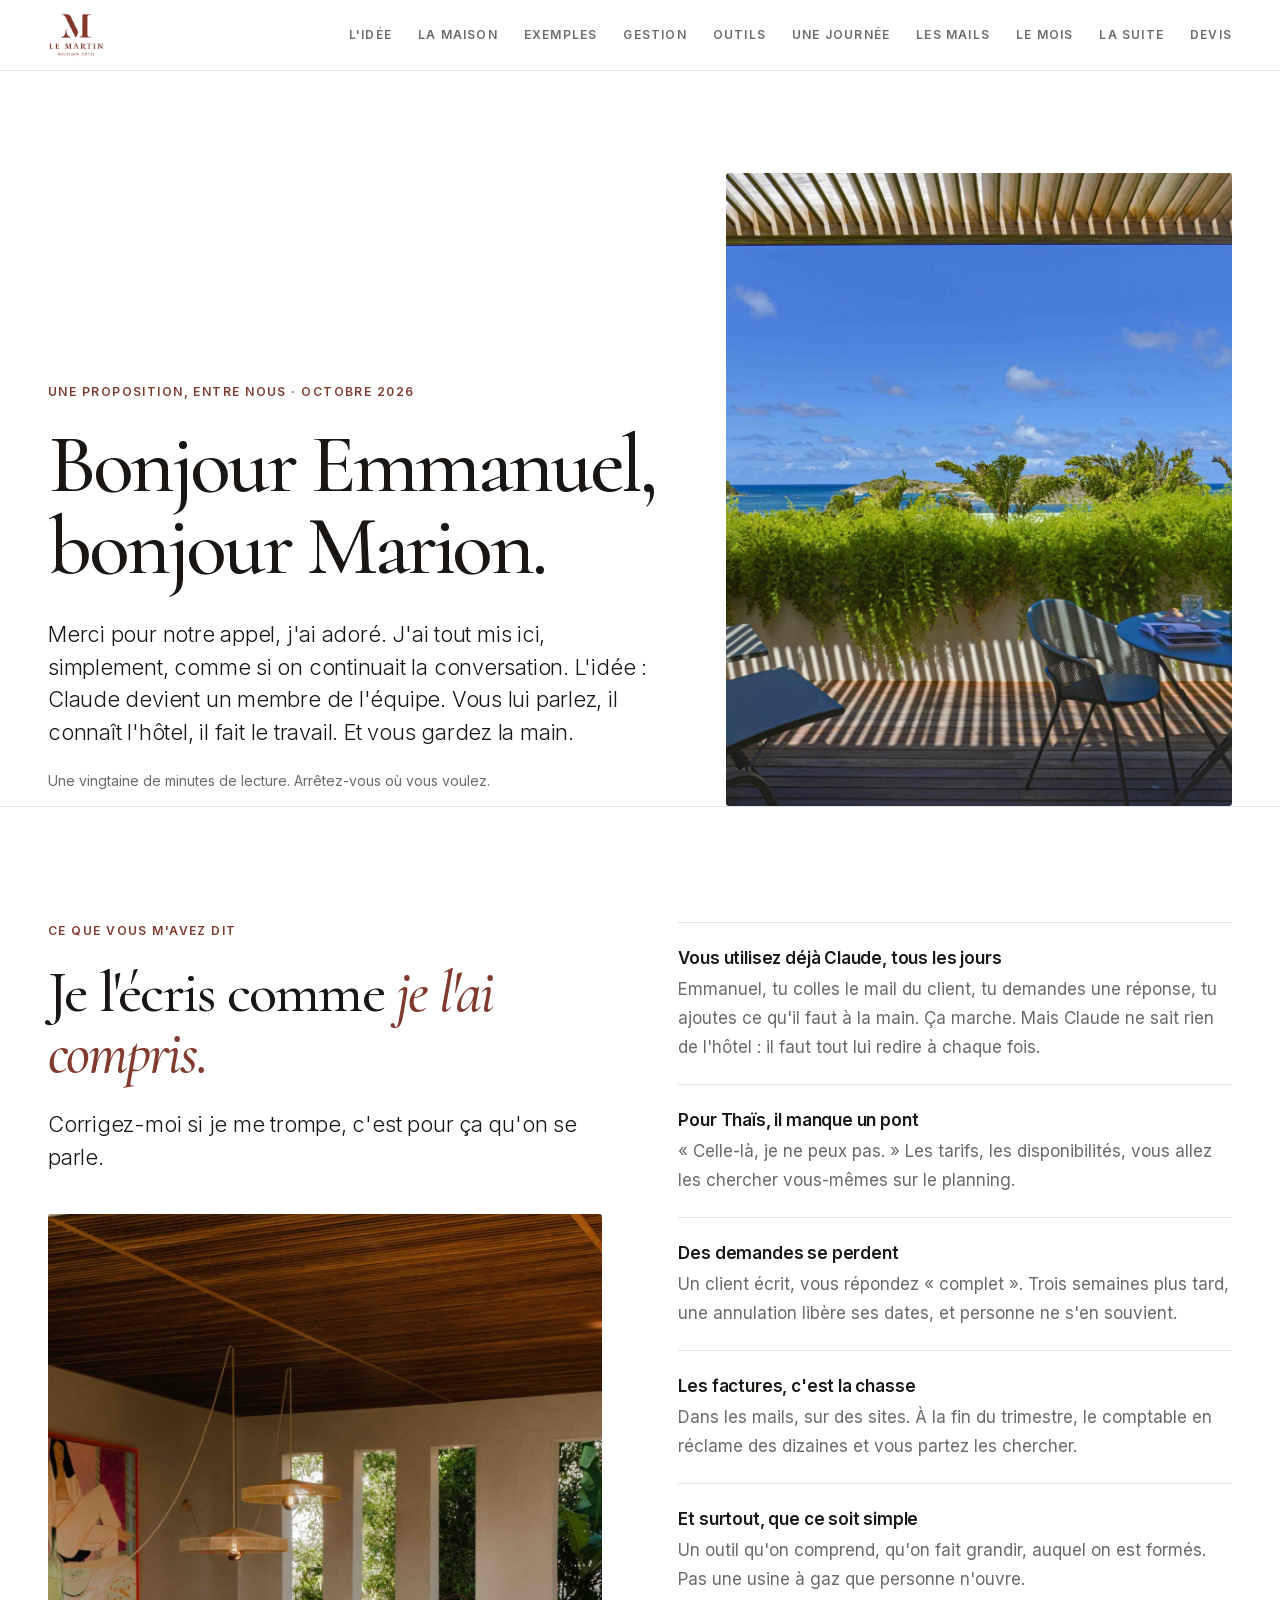
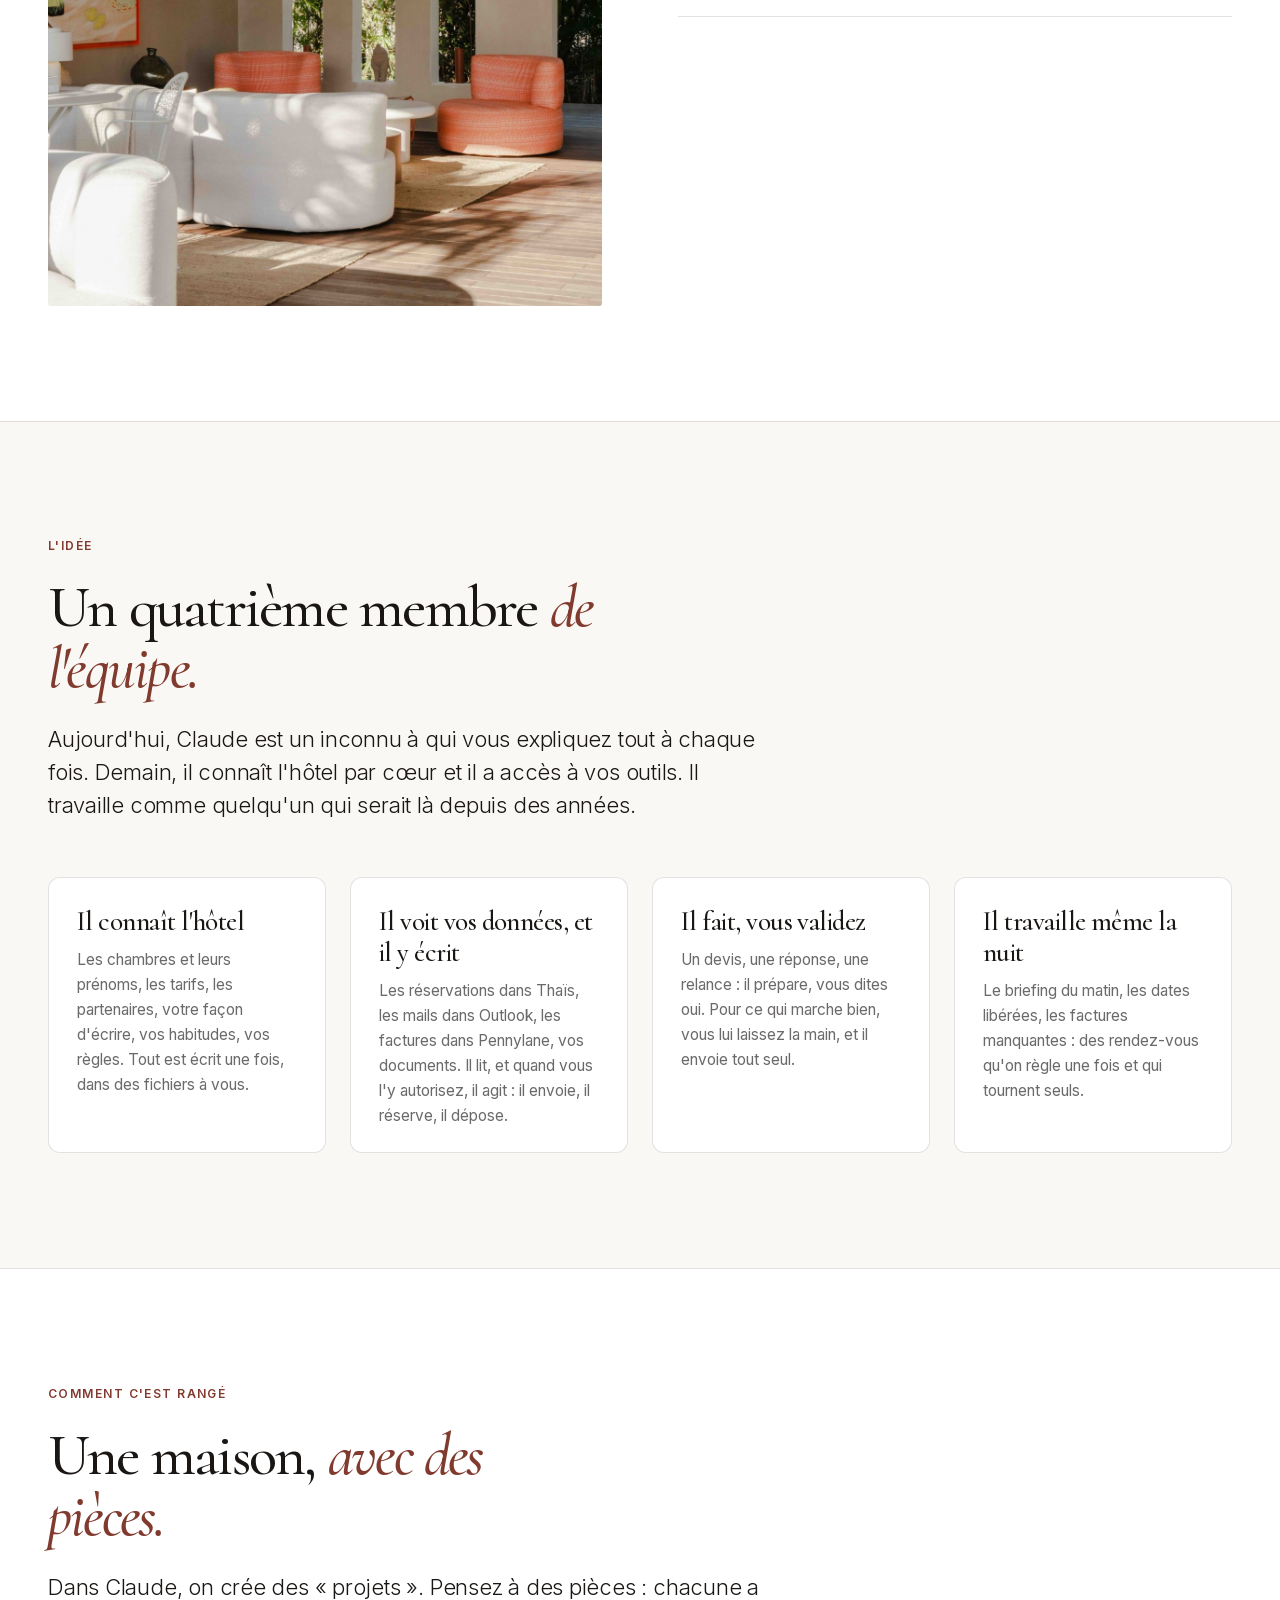
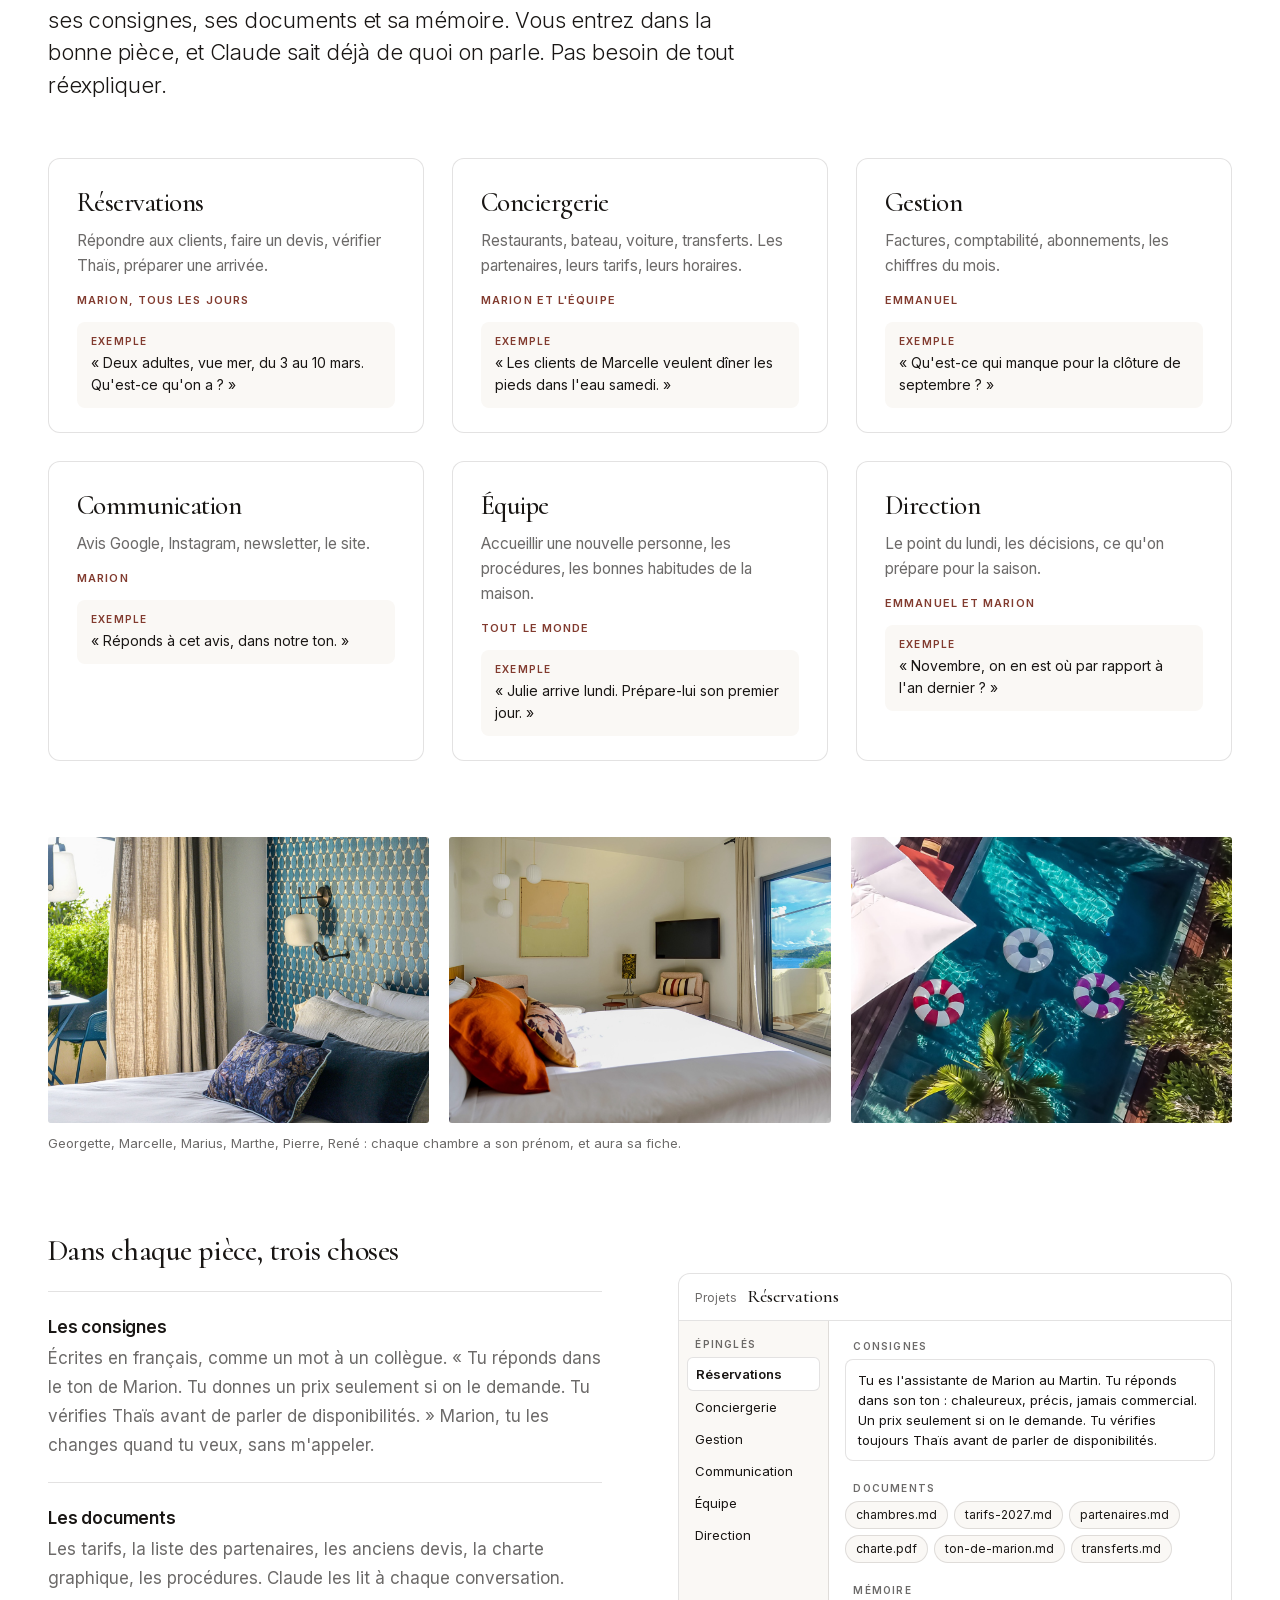
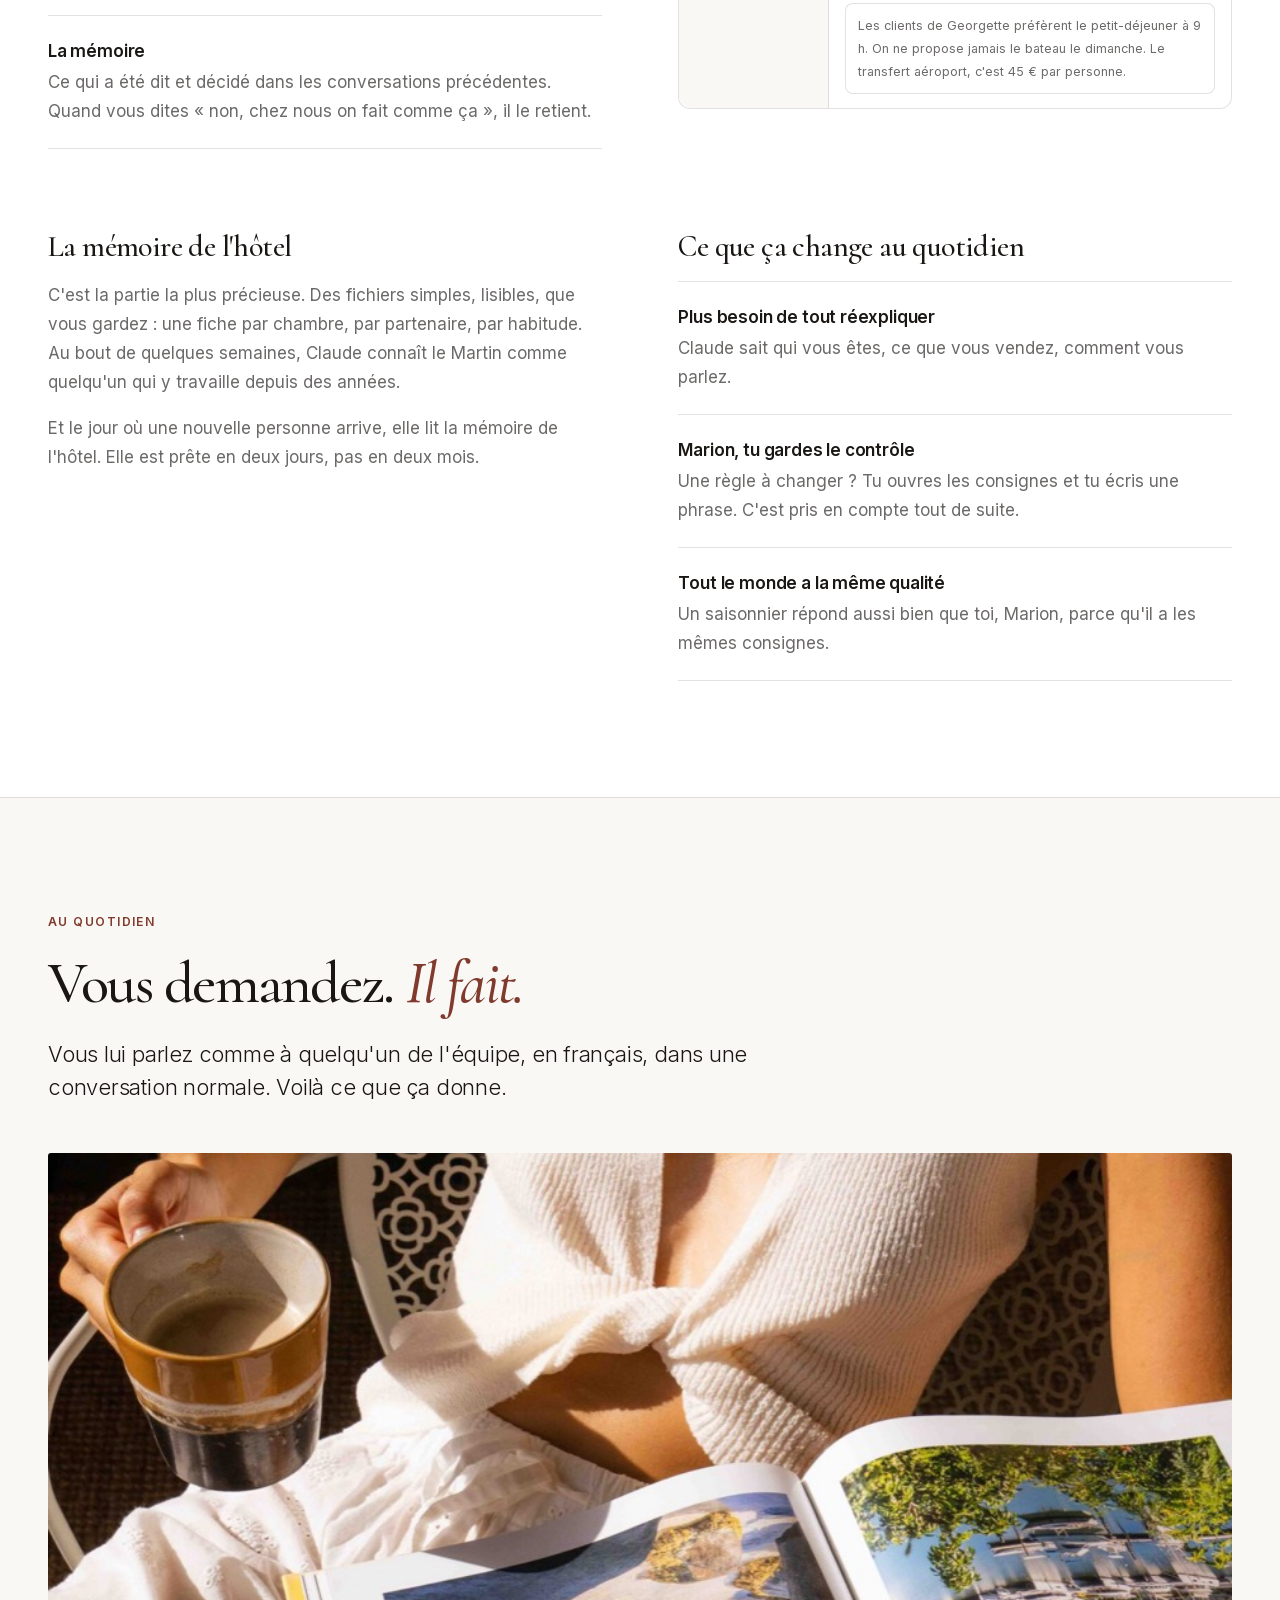
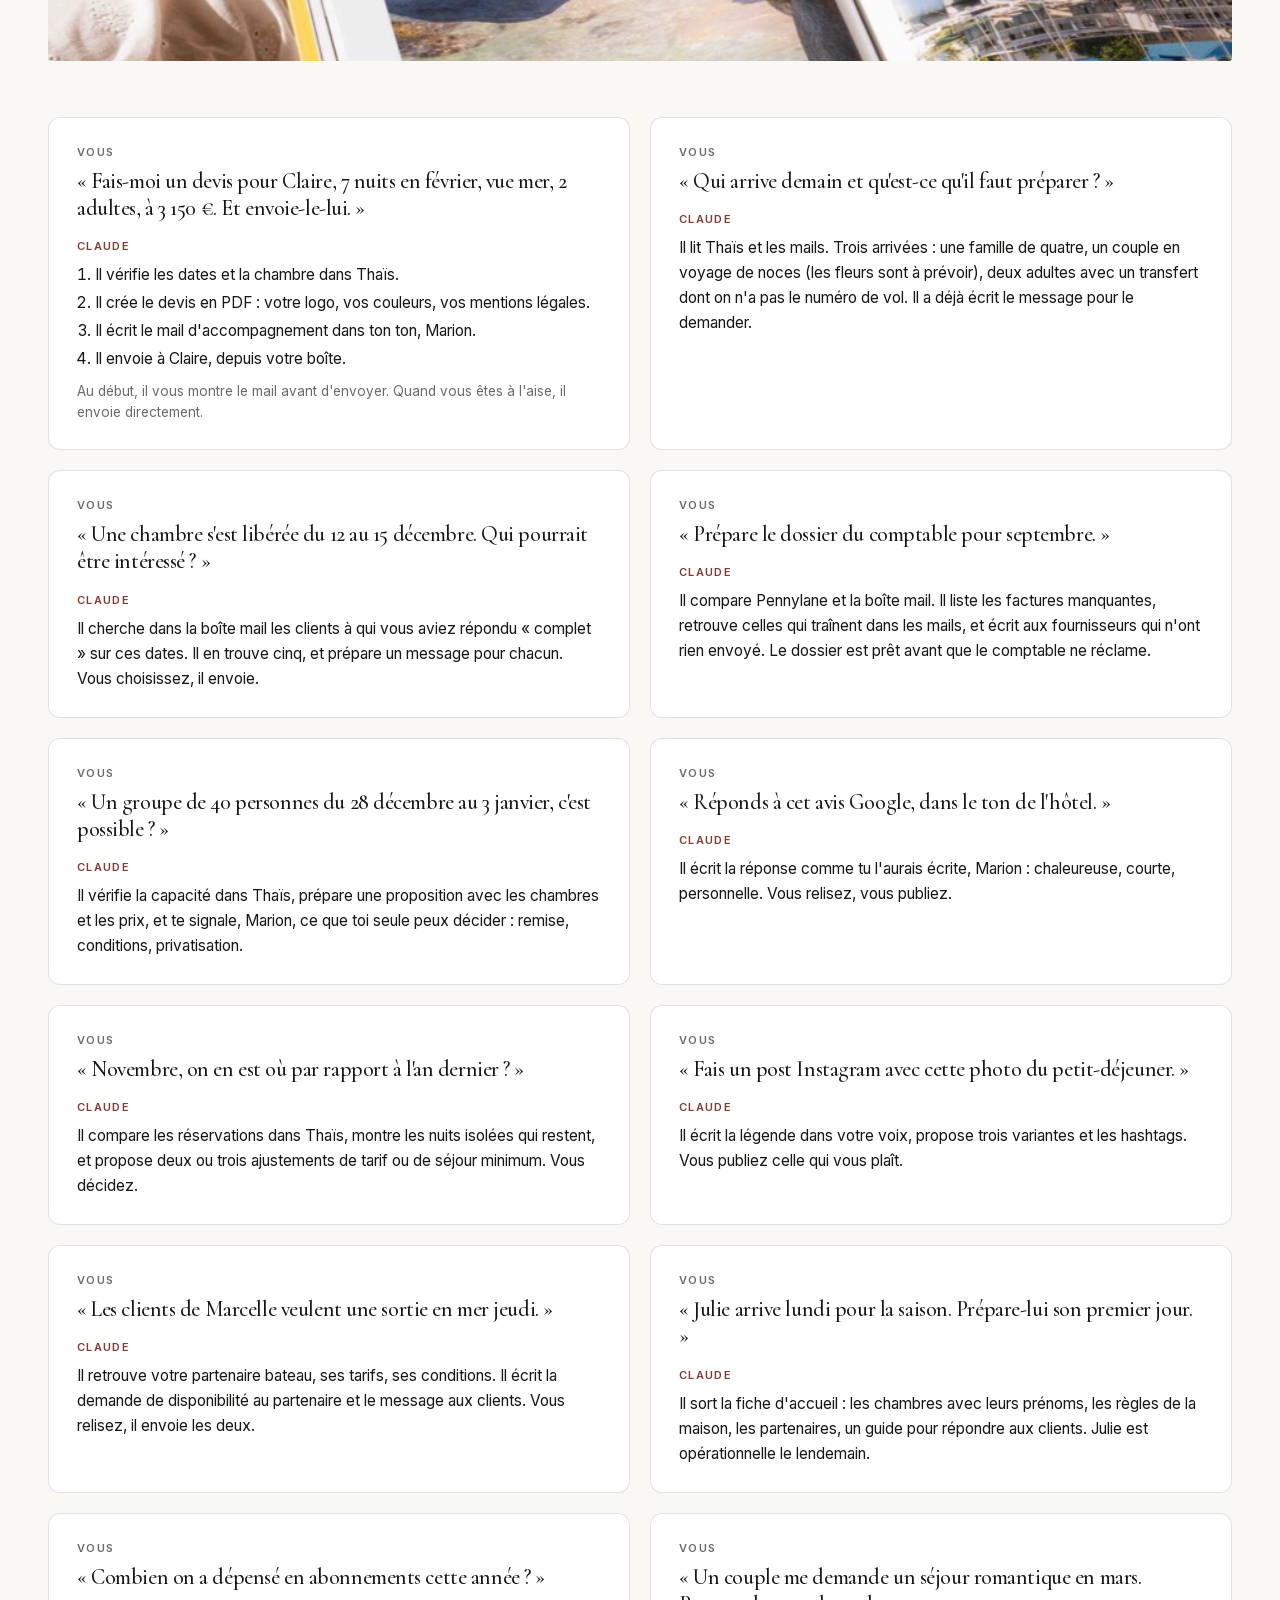
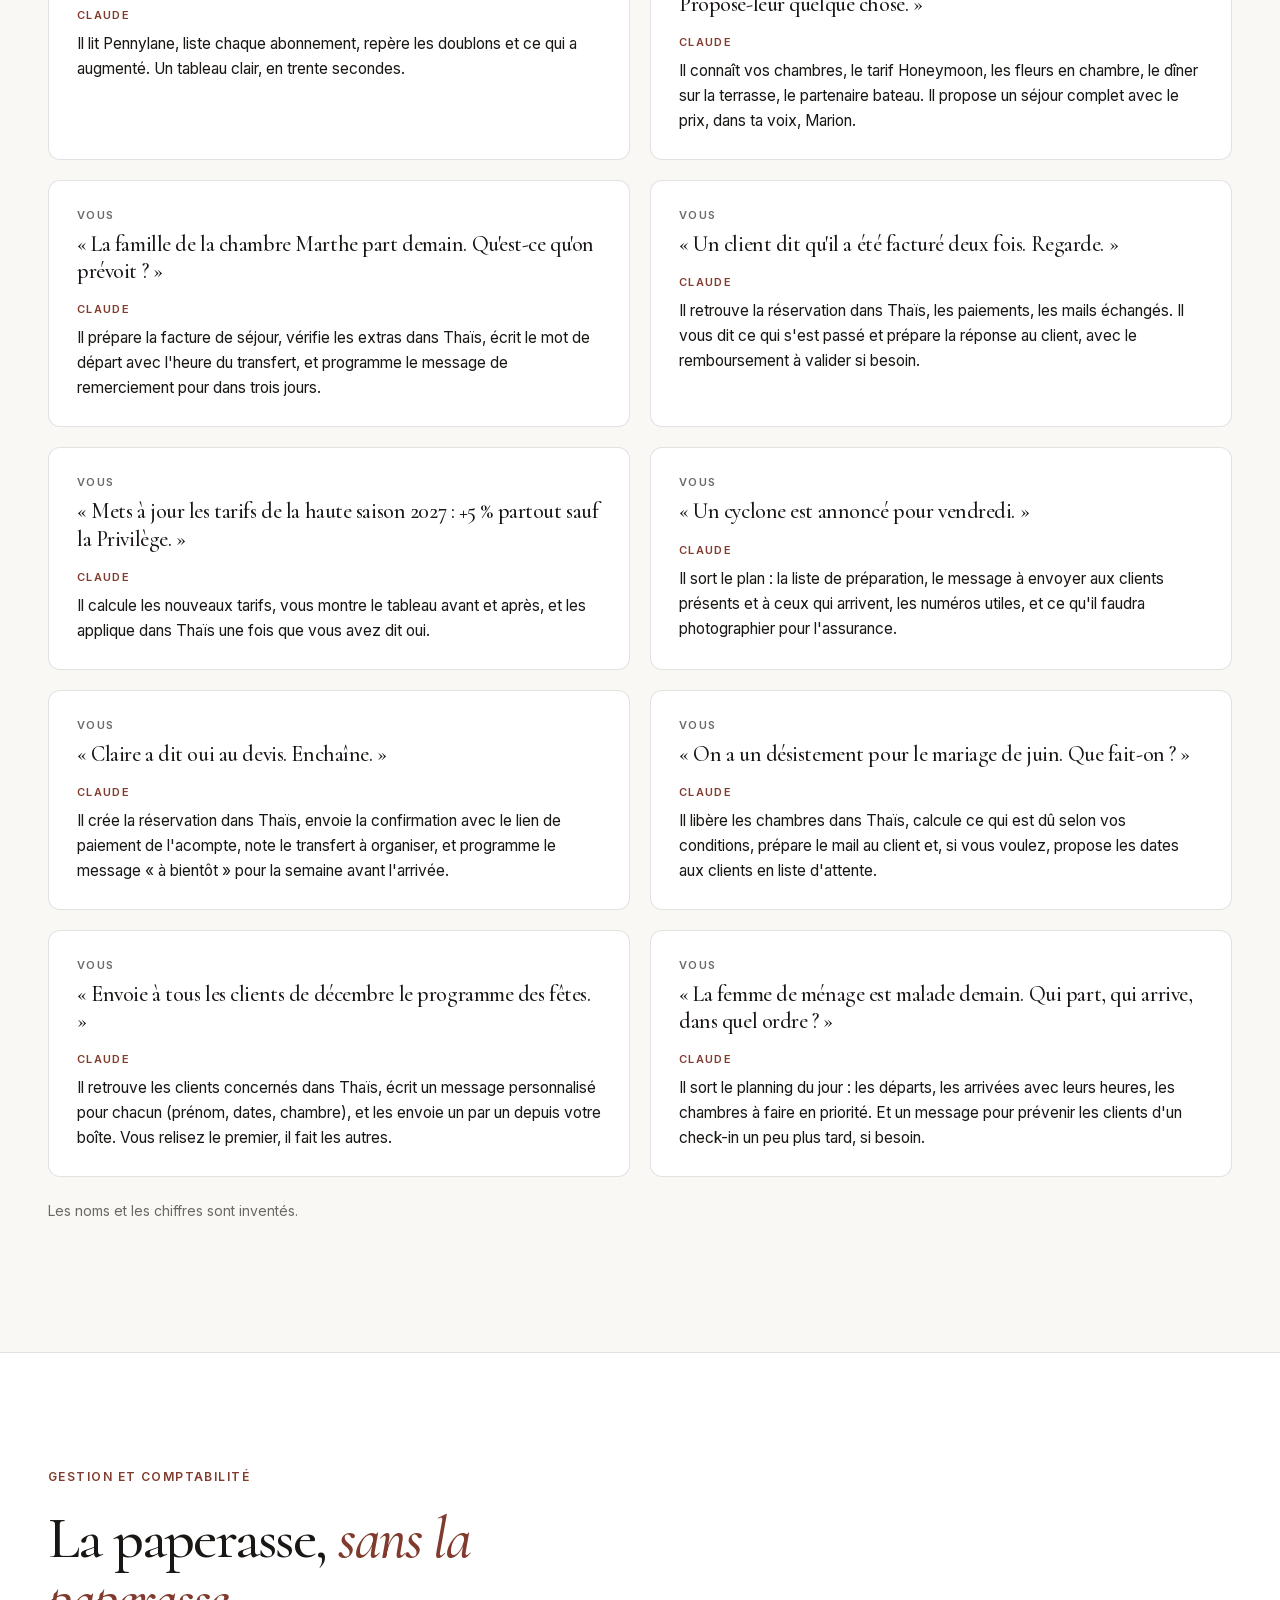
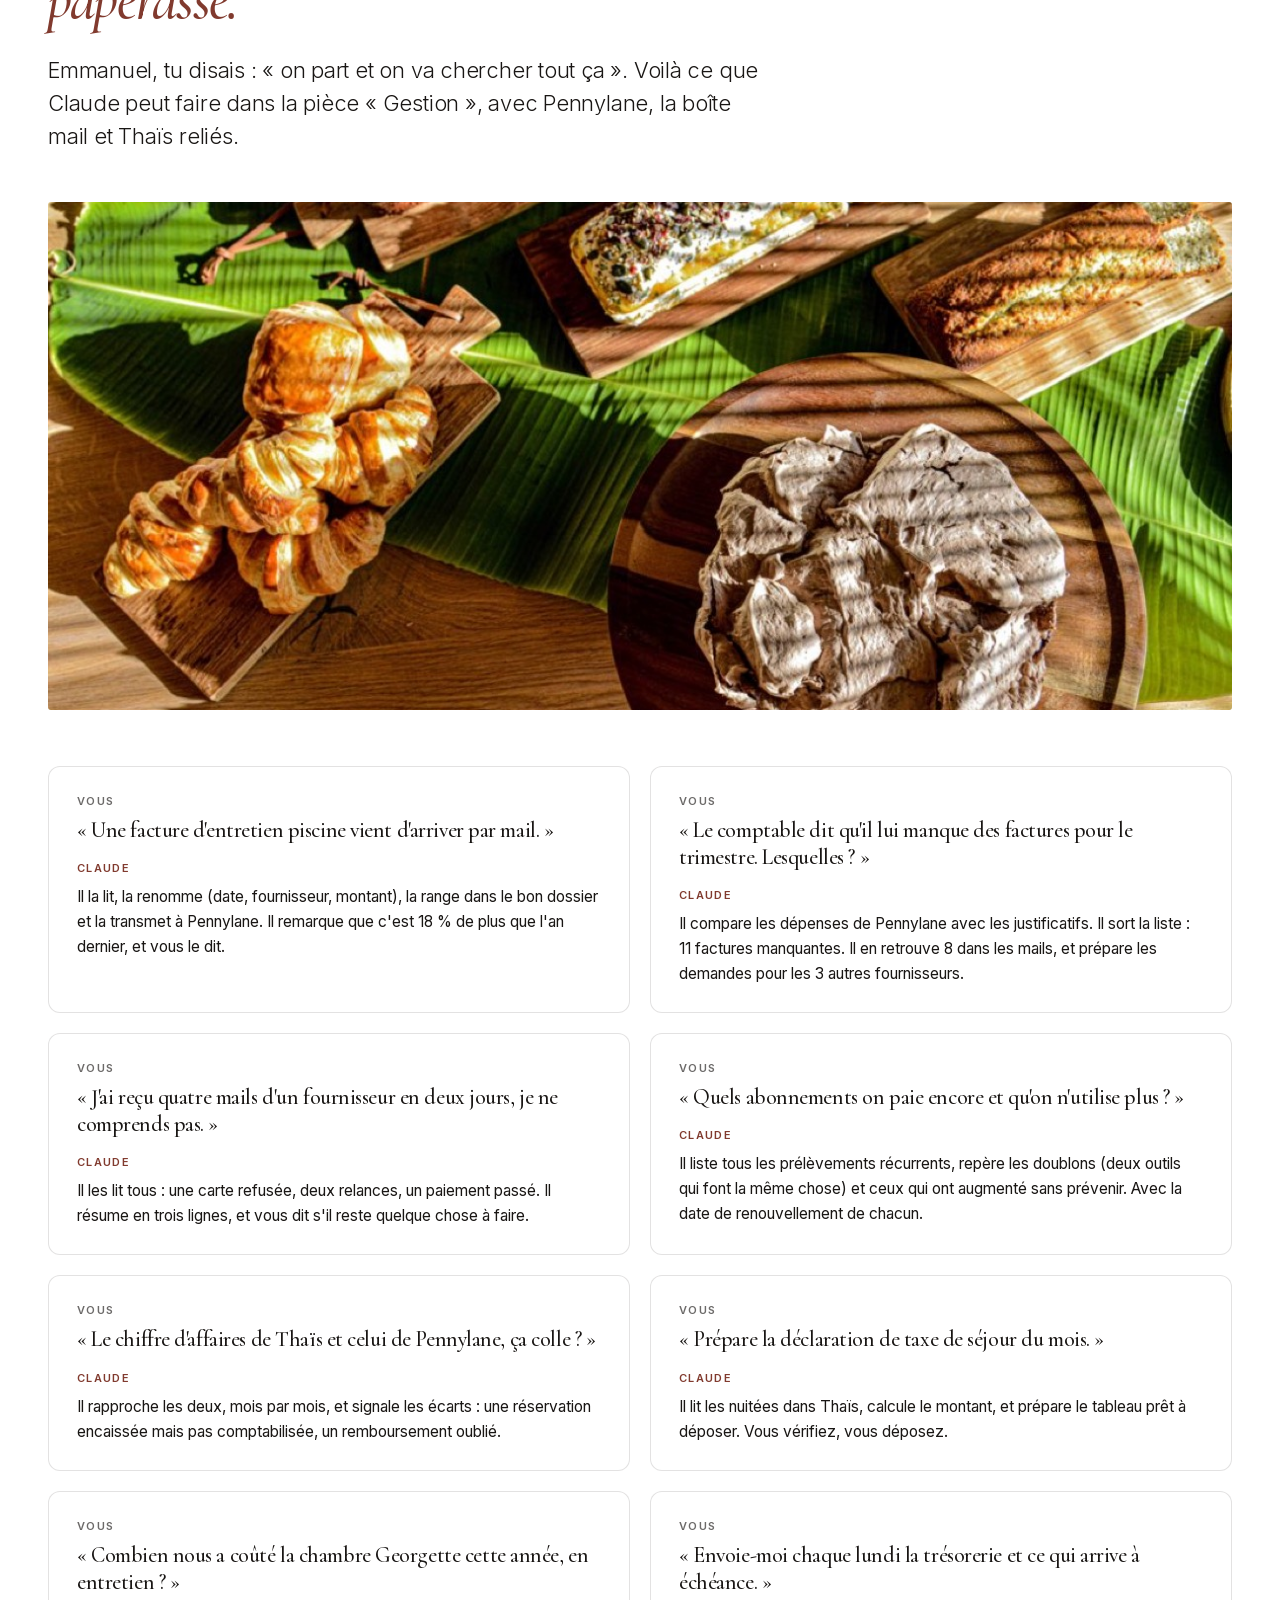
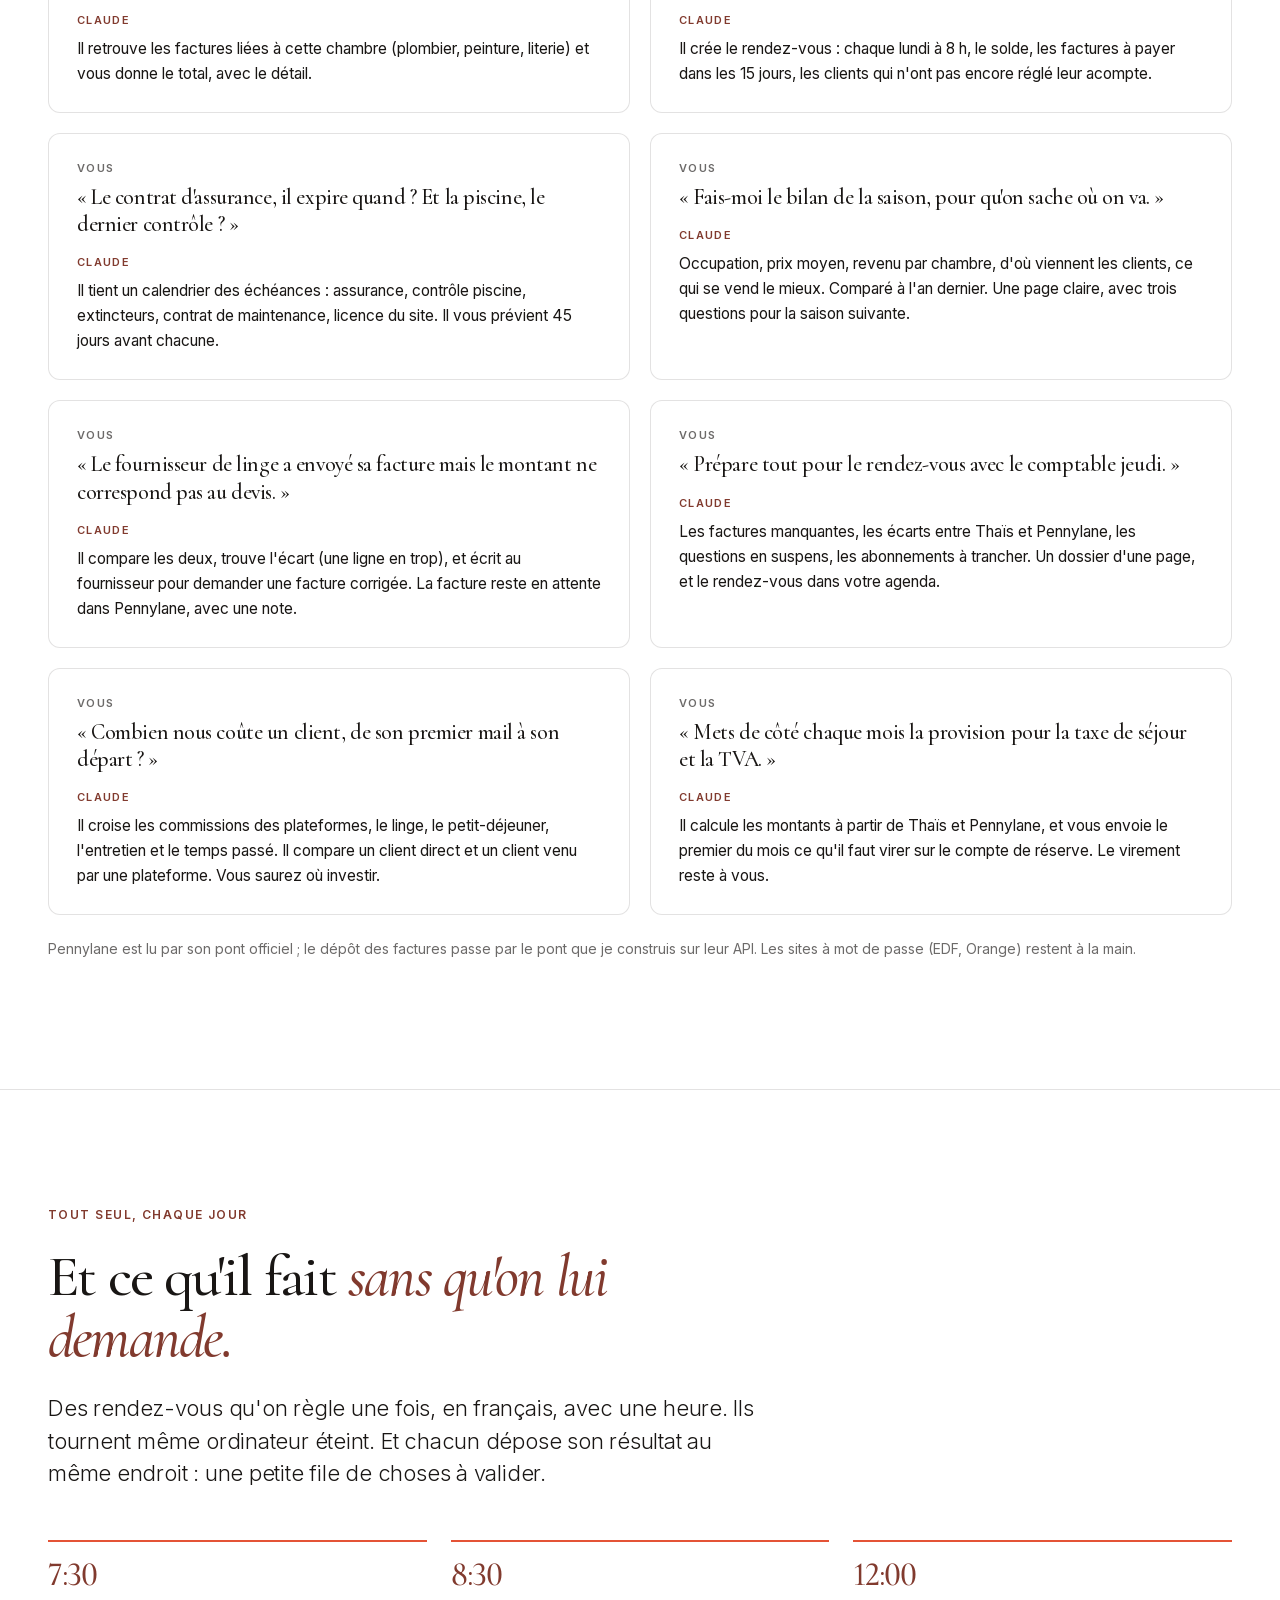
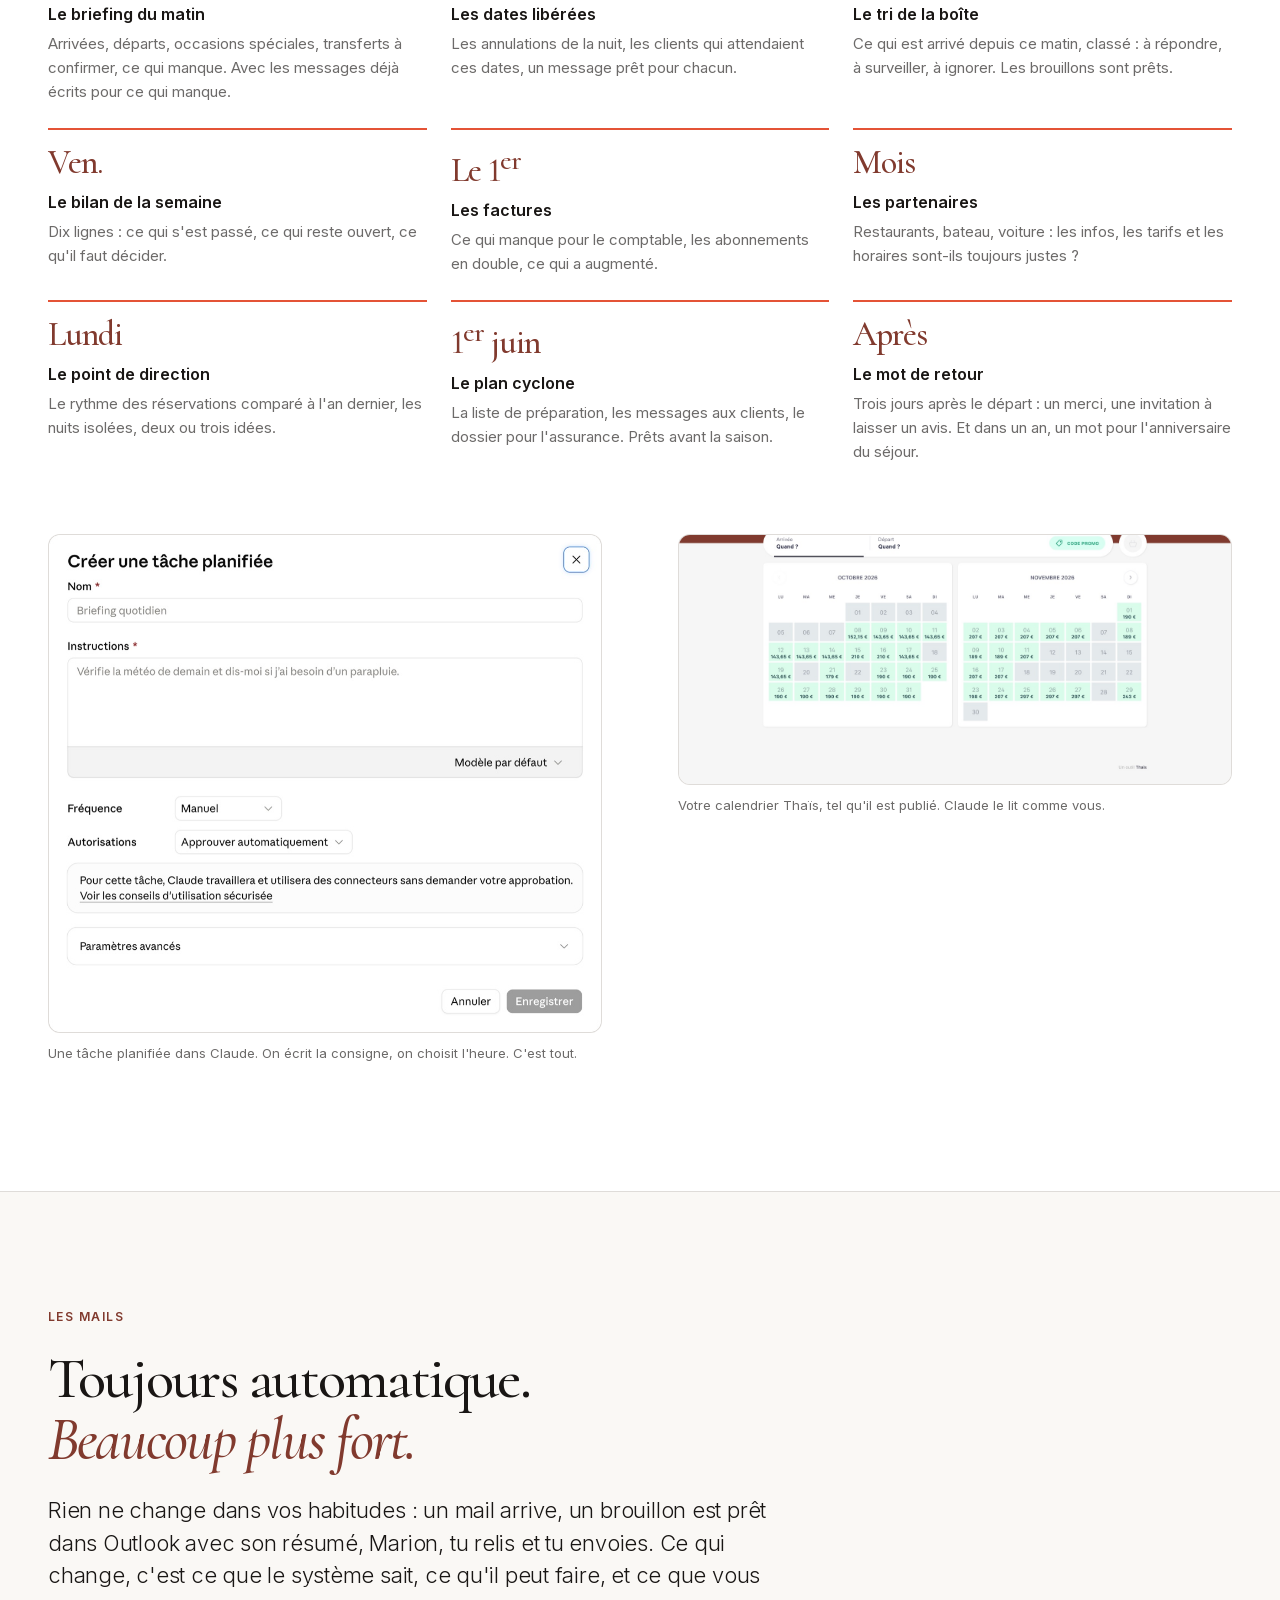
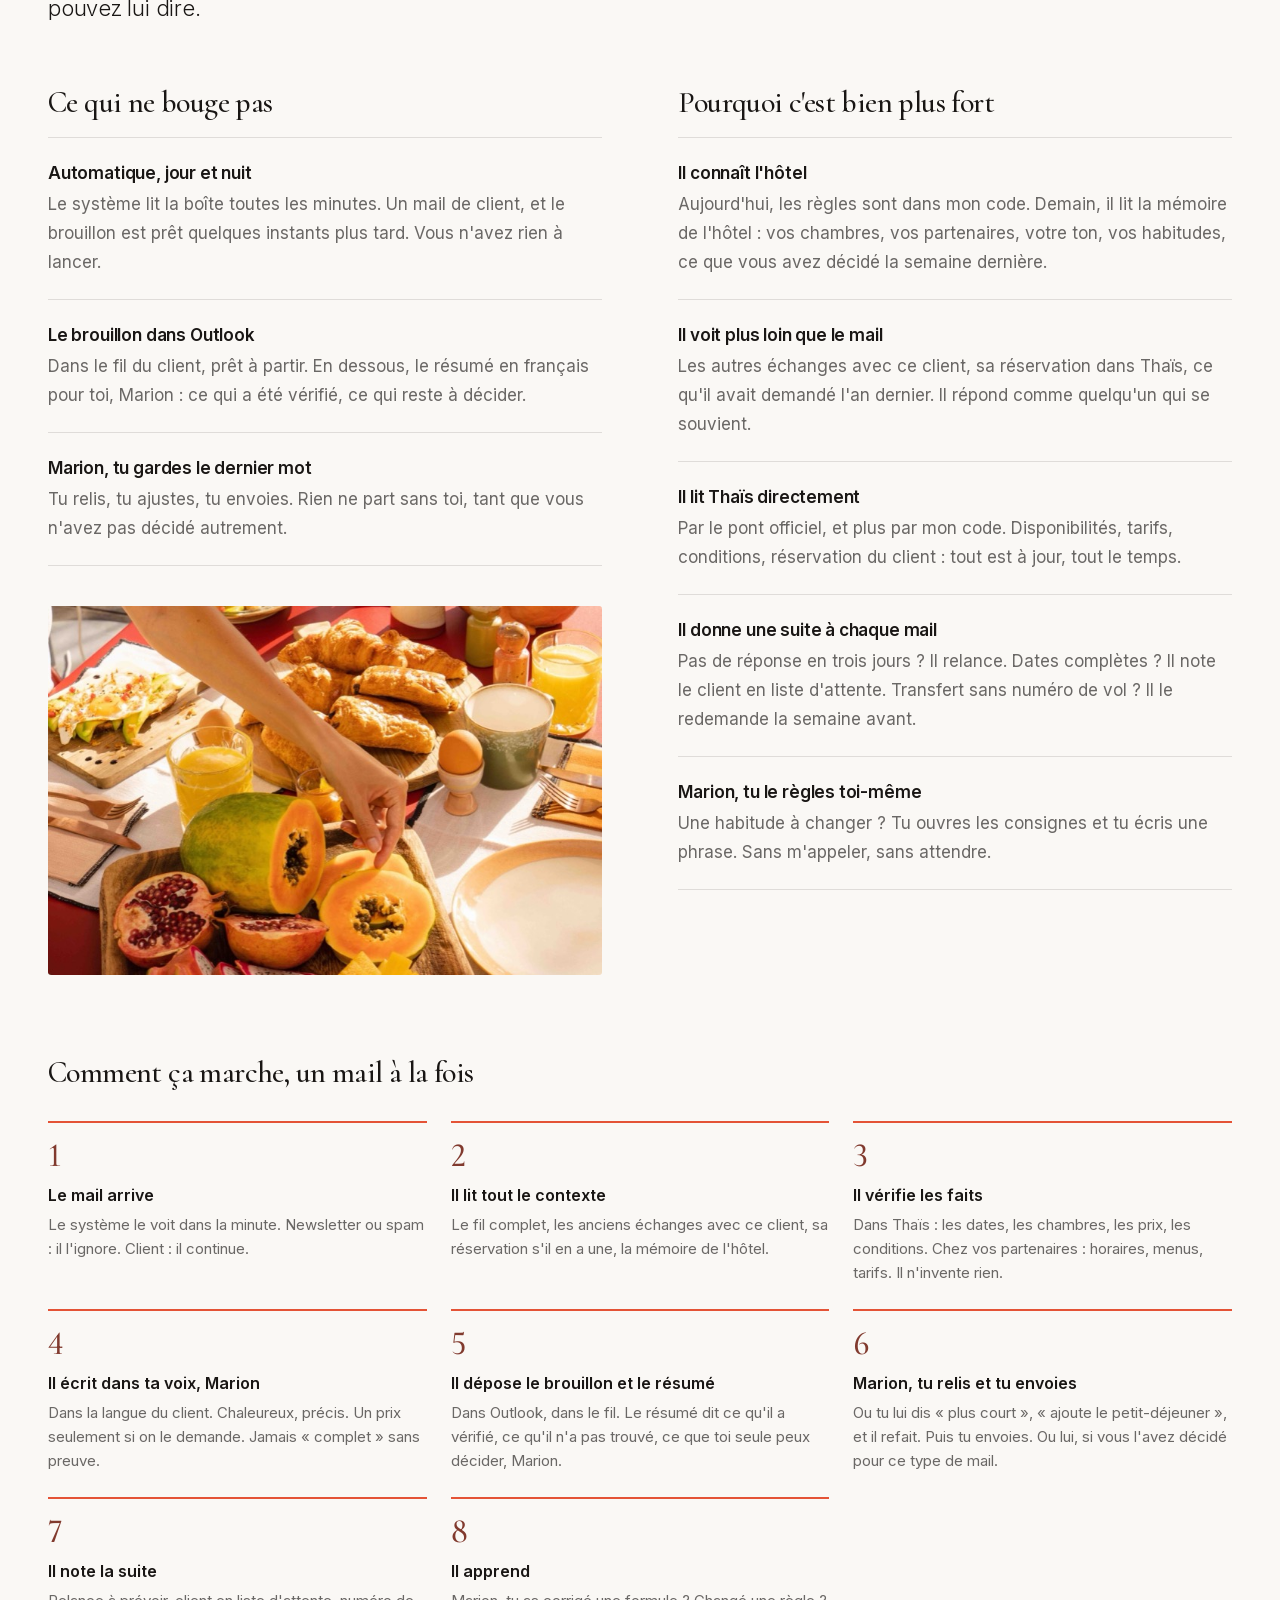
<file: index.html>
<!doctype html>
<html lang="fr">
<head>
<meta charset="utf-8">
<meta name="viewport" content="width=device-width,initial-scale=1">
<link rel="icon" href="assets/img/logo.png">
<meta name="robots" content="noindex">
<title>Le Martin, une idée</title>
<style>
@font-face{font-family:'Cormorant';font-style:italic;font-weight:500;font-display:swap;src:url(assets/fonts/cormorant-italic-500.woff2) format('woff2')}
@font-face{font-family:'Cormorant';font-style:normal;font-weight:400;font-display:swap;src:url(assets/fonts/cormorant-normal-400.woff2) format('woff2')}
@font-face{font-family:'Cormorant';font-style:normal;font-weight:500;font-display:swap;src:url(assets/fonts/cormorant-normal-500.woff2) format('woff2')}
@font-face{font-family:'Inter';font-style:normal;font-weight:300;font-display:swap;src:url(assets/fonts/inter-normal-300.woff2) format('woff2')}
@font-face{font-family:'Inter';font-style:normal;font-weight:400;font-display:swap;src:url(assets/fonts/inter-normal-400.woff2) format('woff2')}
@font-face{font-family:'Inter';font-style:normal;font-weight:500;font-display:swap;src:url(assets/fonts/inter-normal-500.woff2) format('woff2')}
@font-face{font-family:'Inter';font-style:normal;font-weight:600;font-display:swap;src:url(assets/fonts/inter-normal-600.woff2) format('woff2')}
@font-face{font-family:'Inter';font-style:normal;font-weight:700;font-display:swap;src:url(assets/fonts/inter-normal-700.woff2) format('woff2')}
</style>
<style>
/* Design relevé dans le code source de www.lemartinhotel.com (thème Salient 15.0.2)
   Cormorant 500 pour les titres, Inter pour le texte. Encre #191614, terre cuite #813a2e, corail #e45336.
   Mise en page : fond blanc, pleine largeur, deux colonnes sur grand écran, une sur téléphone. */
:root{
  --ink:#191614; --paper:#ffffff; --soft:#faf8f5; --cream:#f9f2e7;
  --terra:#813a2e; --coral:#e45336;
  --muted:rgba(25,22,20,.64); --line:rgba(25,22,20,.12); --logo-filter:none;
  --serif:'Cormorant','Cormorant Garamond',Georgia,serif;
  --sans:'Inter',system-ui,-apple-system,'Segoe UI',Roboto,sans-serif;
  --wrap:1280px; --gut:48px;
}
@media (prefers-color-scheme:dark){:root:not([data-theme="light"]){
  --ink:#f3ebe0; --paper:#151210; --soft:#1b1613; --cream:#1f1915; --terra:#e0917e; --coral:#ec6a4e;
  --muted:rgba(243,235,224,.68); --line:rgba(243,235,224,.14); --logo-filter:brightness(1.9) saturate(1.1); color-scheme:dark;
}}
:root[data-theme="dark"]{
  --ink:#f3ebe0; --paper:#151210; --soft:#1b1613; --cream:#1f1915; --terra:#e0917e; --coral:#ec6a4e;
  --muted:rgba(243,235,224,.68); --line:rgba(243,235,224,.14); --logo-filter:brightness(1.9) saturate(1.1); color-scheme:dark;
}
*,*::before,*::after{box-sizing:border-box}
html{-webkit-text-size-adjust:100%;scroll-behavior:smooth}
body{margin:0;background:var(--paper);color:var(--ink);font:400 17px/29px var(--sans);-webkit-font-smoothing:antialiased}
img{display:block;max-width:100%;height:auto}
a{color:var(--terra);text-decoration:none}
p{margin:0 0 1em}
h1,h2,h3,h4{margin:0;font-weight:500}
em{font-family:var(--serif);font-style:italic;font-weight:500;color:var(--terra)}
strong{font-weight:600}
.wrap{max-width:var(--wrap);margin:0 auto;padding:0 var(--gut)}
.k{font:600 12px/18px var(--sans);letter-spacing:.12em;text-transform:uppercase;color:var(--terra);margin:0 0 22px}
h2{font:500 clamp(38px,4.6vw,64px)/1.04 var(--serif);letter-spacing:-.03em;max-width:20ch}
h3{font:500 30px/36px var(--serif);letter-spacing:-.02em}
.lead{font:300 clamp(20px,1.7vw,24px)/1.5 var(--sans);letter-spacing:-.01em;max-width:720px;margin:24px 0 0}
.muted{color:var(--muted)}
.small{font-size:14px;line-height:23px;color:var(--muted)}
section{padding:clamp(80px,9vw,130px) 0;border-top:1px solid var(--line)}
section.soft{background:var(--soft)}

header{position:sticky;top:0;z-index:10;background:var(--paper);border-bottom:1px solid var(--line)}
header .wrap{display:flex;justify-content:space-between;align-items:center;height:70px}
header img{height:44px;width:auto;filter:var(--logo-filter)}
header nav{display:flex;gap:26px;font:600 12px/18px var(--sans);letter-spacing:.1em;text-transform:uppercase}
header nav a{color:var(--muted)}
header nav a:hover{color:var(--terra)}

.hero{border-top:0;padding:clamp(70px,8vw,120px) 0 0}
.hero .grid{display:grid;grid-template-columns:1.1fr .9fr;gap:60px;align-items:end}
.hero h1{font:500 clamp(52px,6.6vw,104px)/.98 var(--serif);letter-spacing:-.04em}
.hero .lead{margin-top:30px}
.hero .photo{margin:0;aspect-ratio:4/5}
.photo{overflow:hidden;border-radius:3px;background:var(--soft)}
.photo img{width:100%;height:100%;object-fit:cover}
.band{margin:clamp(50px,6vw,90px) 0 0;aspect-ratio:21/9;overflow:hidden;border-radius:3px}
.band img{width:100%;height:100%;object-fit:cover}
.cap{font-size:13px;line-height:20px;color:var(--muted);margin-top:10px}
.pics{display:grid;grid-template-columns:1fr 1fr 1fr;gap:20px;margin-top:clamp(50px,6vw,80px)}
.pics .photo{aspect-ratio:4/3;margin:0}
.side{aspect-ratio:4/5;margin:0}

.two{display:grid;grid-template-columns:1fr 1fr;gap:clamp(40px,6vw,100px);align-items:start}
.two.c{align-items:center}
.three{display:grid;grid-template-columns:repeat(3,1fr);gap:28px}
.four{display:grid;grid-template-columns:repeat(4,1fr);gap:24px}

.list{list-style:none;margin:0;padding:0}
.list li{padding:22px 0;border-top:1px solid var(--line)}
.list li:last-child{border-bottom:1px solid var(--line)}
.list h4{font:600 17px/26px var(--sans);letter-spacing:-.01em;margin-bottom:4px}
.list p{margin:0;color:var(--muted)}

.card{border:1px solid var(--line);border-radius:12px;padding:28px 28px 24px;background:var(--paper)}
.card h4{font:500 27px/31px var(--serif);letter-spacing:-.02em;margin-bottom:10px}
.card p{margin:0;font-size:15.5px;line-height:25px;color:var(--muted)}
.card small{display:block;margin-top:14px;font:600 11px/16px var(--sans);letter-spacing:.1em;text-transform:uppercase;color:var(--terra)}
.card .ex{margin:14px 0 0;padding:12px 14px;border-radius:8px;background:var(--soft);font-size:14px;line-height:22px;color:var(--ink)}
.card .ex b{display:block;font:600 10px/14px var(--sans);letter-spacing:.12em;text-transform:uppercase;color:var(--terra);margin-bottom:4px}

.qa{margin-top:56px;display:grid;grid-template-columns:1fr 1fr;gap:20px}
.qa article{border:1px solid var(--line);border-radius:12px;padding:26px 28px;background:var(--paper)}
.qa .q{font:500 clamp(21px,1.7vw,25px)/1.25 var(--serif);letter-spacing:-.02em;margin-bottom:16px}
.qa .q::before{content:"Vous";display:block;font:600 11px/16px var(--sans);letter-spacing:.12em;text-transform:uppercase;color:var(--muted);margin-bottom:8px}
.qa .a{font-size:15.5px;line-height:25px}
.qa .a::before{content:"Claude";display:block;font:600 11px/16px var(--sans);letter-spacing:.12em;text-transform:uppercase;color:var(--terra);margin-bottom:8px}
.qa .a ol{margin:0;padding-left:18px}
.qa .a li{margin:3px 0}
.qa .a .n{display:block;margin-top:10px;font-size:13.5px;line-height:21px;color:var(--muted)}

.shot{border:1px solid var(--line);border-radius:12px;overflow:hidden;background:var(--soft)}
.shot img{width:100%}

table.cmp{width:100%;border-collapse:collapse;margin-top:50px;font-size:16px;line-height:25px}
table.cmp th{text-align:left;font:600 11px/16px var(--sans);letter-spacing:.12em;text-transform:uppercase;color:var(--muted);padding:0 20px 14px 0}
table.cmp th:last-child{color:var(--terra)}
table.cmp td{padding:18px 20px 18px 0;border-top:1px solid var(--line);vertical-align:top}
table.cmp td:first-child{font:600 12px/18px var(--sans);letter-spacing:.1em;text-transform:uppercase;color:var(--muted);width:170px;padding-top:21px}
table.cmp td:last-child{color:var(--terra);font-family:var(--serif);font-size:22px;line-height:28px;font-weight:500;letter-spacing:-.01em}

.day{list-style:none;margin:50px 0 0;padding:0;display:grid;grid-template-columns:repeat(3,1fr);gap:24px}
.day li{border-top:2px solid var(--coral);padding-top:16px}
.day time{display:block;font:500 34px/1 var(--serif);letter-spacing:-.03em;color:var(--terra);margin-bottom:10px;font-variant-numeric:lining-nums;font-feature-settings:"lnum" 1}
.day h4{font:600 16px/24px var(--sans);margin-bottom:6px}
.day p{margin:0;font-size:15px;line-height:24px;color:var(--muted)}

.pj{border:1px solid var(--line);border-radius:12px;overflow:hidden;background:var(--paper);font:400 13px/20px var(--sans)}
.pj-top{display:flex;gap:10px;align-items:baseline;padding:12px 16px;border-bottom:1px solid var(--line);color:var(--muted);font-size:12px}
.pj-top b{color:var(--ink);font:500 18px/20px var(--serif)}
.pj-body{display:grid;grid-template-columns:150px 1fr}
.pj-side{border-right:1px solid var(--line);padding:12px 8px;background:var(--soft)}
.pj-h{font:600 10px/14px var(--sans);letter-spacing:.12em;text-transform:uppercase;color:var(--muted);padding:4px 8px 6px}
.pj-i{padding:6px 8px;border-radius:6px;color:var(--ink)}
.pj-i.on{background:var(--paper);border:1px solid var(--line);font-weight:600}
.pj-main{padding:14px 16px}
.pj-box{border:1px solid var(--line);border-radius:8px;padding:10px 12px;background:var(--paper)}
.pj-box.small{font-size:12.5px;color:var(--muted)}
.pj-docs{display:flex;flex-wrap:wrap;gap:6px}
.pj-docs span{border:1px solid var(--line);border-radius:999px;padding:3px 10px;font-size:12px;background:var(--soft)}

.sheet{max-width:460px;background:#f9f2e7;color:#191614;padding:38px 40px 30px;border-radius:3px;border:1px solid rgba(25,22,20,.1)}
.sheet img{height:58px;width:auto}
.sheet h4{font:500 30px/1 var(--serif);letter-spacing:-.03em;margin:22px 0 4px}
.sheet .who{font-size:13px;line-height:20px;color:rgba(25,22,20,.65);margin:0 0 16px}
.sheet table{width:100%;border-collapse:collapse;font-size:13.5px;line-height:21px}
.sheet td{padding:9px 0;border-top:1px solid rgba(25,22,20,.13);vertical-align:top}
.sheet td:last-child{text-align:right;white-space:nowrap;font-variant-numeric:tabular-nums}
.sheet tr.tot td{border-top:2px solid #191614;font:500 21px/26px var(--serif);padding-top:12px}
.sheet .fine{margin:16px 0 0;font-size:11.5px;line-height:17px;color:rgba(25,22,20,.58)}

.lvl{display:grid;grid-template-columns:repeat(3,1fr);gap:24px;margin-top:50px}
.lvl div{border-top:2px solid var(--line);padding-top:16px}
.lvl div.on{border-top-color:var(--coral)}
.lvl b{display:block;font:500 46px/1 var(--serif);letter-spacing:-.03em;color:var(--terra);margin-bottom:10px}
.lvl h4{font:600 17px/26px var(--sans);margin-bottom:6px}
.lvl p{margin:0;font-size:15px;line-height:24px;color:var(--muted)}
.lvl .tag{display:inline-block;margin-top:10px;padding:2px 10px;border-radius:999px;background:var(--terra);color:var(--paper);font:600 10px/16px var(--sans);letter-spacing:.1em;text-transform:uppercase}

.week{margin-top:50px;display:grid;grid-template-columns:repeat(3,1fr);gap:24px}
.week div{border:1px solid var(--line);border-radius:12px;padding:26px 26px 22px;background:var(--paper)}
.week b{display:block;font:500 52px/1 var(--serif);letter-spacing:-.03em;color:var(--terra);margin-bottom:12px}
.week h4{font:600 17px/26px var(--sans);margin-bottom:8px}
.week p{margin:0;font-size:15px;line-height:24px;color:var(--muted)}
.week ul{margin:12px 0 0;padding-left:18px;font-size:15px;line-height:24px}
.week .you{display:inline-block;margin-top:14px;font:600 11px/16px var(--sans);letter-spacing:.1em;text-transform:uppercase;color:var(--terra)}

.quote{margin-top:50px;border:1px solid var(--line);border-radius:12px;overflow:hidden;background:var(--paper)}
.qhead{display:flex;justify-content:space-between;align-items:flex-start;gap:30px;padding:32px 36px;background:var(--soft);border-bottom:1px solid var(--line)}
.qhead b{display:block;font:500 30px/34px var(--serif);letter-spacing:-.02em}
.qhead span{display:block;margin-top:6px;color:var(--muted);font-size:15.5px;line-height:24px;max-width:520px}
.price{font:500 clamp(40px,4vw,56px)/1 var(--serif);letter-spacing:-.03em;color:var(--terra);white-space:nowrap;font-variant-numeric:tabular-nums}
.qlist{list-style:none;margin:0;padding:8px 36px}
.qlist li{display:grid;grid-template-columns:260px 1fr;gap:20px;padding:20px 0;border-top:1px solid var(--line)}
.qlist li:first-child{border-top:0}
.qlist b{font:600 16px/25px var(--sans);letter-spacing:-.01em}
.qlist span{color:var(--muted);font-size:15.5px;line-height:25px}
.qnote{margin:0;padding:22px 36px 28px;border-top:1px solid var(--line);font-size:14px;line-height:23px;color:var(--muted)}

.end .sig{font:italic 500 60px/1 var(--serif);color:var(--terra);margin-top:40px}
footer{padding:40px 0 60px;font-size:13px;line-height:21px;color:var(--muted);border-top:1px solid var(--line)}

@media (max-width:1000px){
  :root{--gut:28px}
  .three,.four,.day,.lvl,.week{grid-template-columns:1fr 1fr}
}
@media (max-width:760px){
  :root{--gut:20px}
  .hero .grid,.two,.qa,.three,.four,.day,.lvl,.week{grid-template-columns:1fr}
  .hero .photo{aspect-ratio:4/3}
  .pics{grid-template-columns:1fr}
  .side{aspect-ratio:4/3}
  .qa article{padding:22px}
  header nav{display:none}
  table.cmp td:first-child{width:110px}
  table.cmp td:last-child{font-size:18px;line-height:24px}
  .sheet{padding:26px 22px}
  .qhead{flex-direction:column;padding:24px 22px}
  .qlist{padding:4px 22px}
  .qlist li{grid-template-columns:1fr;gap:4px}
  .qnote{padding:18px 22px 22px}
  .pj-body{grid-template-columns:1fr}.pj-side{border-right:0;border-bottom:1px solid var(--line);display:flex;flex-wrap:wrap;gap:4px}.pj-side .pj-h{width:100%}
}
</style>

</head>
<body>

<header>
  <div class="wrap">
    <img src="assets/img/logo.png" alt="Le Martin Boutique Hôtel">
    <nav><a href="#idee">L'idée</a><a href="#maison">La maison</a><a href="#exemples">Exemples</a><a href="#gestion">Gestion</a><a href="#outils">Outils</a><a href="#journee">Une journée</a><a href="#mails">Les mails</a><a href="#mois">Le mois</a><a href="#suite">La suite</a><a href="#devis">Devis</a></nav>
  </div>
</header>

<main>

<section class="hero">
  <div class="wrap">
    <div class="grid">
      <div>
        <p class="k">Une proposition, entre nous · octobre 2026</p>
        <h1>Bonjour Emmanuel, bonjour Marion.</h1>
        <p class="lead">Merci pour notre appel, j'ai adoré. J'ai tout mis ici, simplement, comme si on continuait la conversation. L'idée : Claude devient un membre de l'équipe. Vous lui parlez, il connaît l'hôtel, il fait le travail. Et vous gardez la main.</p>
        <p class="small" style="margin-top:20px">Une vingtaine de minutes de lecture. Arrêtez-vous où vous voulez.</p>
      </div>
      <div class="photo"><img src="assets/img/terrasse.jpg" alt="La terrasse d'une chambre du Martin"></div>
    </div>
  </div>
</section>

<section id="appel">
  <div class="wrap two">
    <div>
      <p class="k">Ce que vous m'avez dit</p>
      <h2>Je l'écris comme <em>je l'ai compris.</em></h2>
      <p class="lead">Corrigez-moi si je me trompe, c'est pour ça qu'on se parle.</p>
      <div class="photo side" style="margin-top:40px"><img src="assets/img/salon.jpg" alt="Le salon du Martin"></div>
    </div>
    <ul class="list">
      <li><h4>Vous utilisez déjà Claude, tous les jours</h4><p>Emmanuel, tu colles le mail du client, tu demandes une réponse, tu ajoutes ce qu'il faut à la main. Ça marche. Mais Claude ne sait rien de l'hôtel : il faut tout lui redire à chaque fois.</p></li>
      <li><h4>Pour Thaïs, il manque un pont</h4><p>« Celle-là, je ne peux pas. » Les tarifs, les disponibilités, vous allez les chercher vous-mêmes sur le planning.</p></li>
      <li><h4>Des demandes se perdent</h4><p>Un client écrit, vous répondez « complet ». Trois semaines plus tard, une annulation libère ses dates, et personne ne s'en souvient.</p></li>
      <li><h4>Les factures, c'est la chasse</h4><p>Dans les mails, sur des sites. À la fin du trimestre, le comptable en réclame des dizaines et vous partez les chercher.</p></li>
      <li><h4>Et surtout, que ce soit simple</h4><p>Un outil qu'on comprend, qu'on fait grandir, auquel on est formés. Pas une usine à gaz que personne n'ouvre.</p></li>
    </ul>
  </div>
</section>

<section class="soft" id="idee">
  <div class="wrap">
    <p class="k">L'idée</p>
    <h2>Un quatrième membre <em>de l'équipe.</em></h2>
    <p class="lead">Aujourd'hui, Claude est un inconnu à qui vous expliquez tout à chaque fois. Demain, il connaît l'hôtel par cœur et il a accès à vos outils. Il travaille comme quelqu'un qui serait là depuis des années.</p>
    <div class="four" style="margin-top:56px">
      <div class="card"><h4>Il connaît l'hôtel</h4><p>Les chambres et leurs prénoms, les tarifs, les partenaires, votre façon d'écrire, vos habitudes, vos règles. Tout est écrit une fois, dans des fichiers à vous.</p></div>
      <div class="card"><h4>Il voit vos données, et il y écrit</h4><p>Les réservations dans Thaïs, les mails dans Outlook, les factures dans Pennylane, vos documents. Il lit, et quand vous l'y autorisez, il agit : il envoie, il réserve, il dépose.</p></div>
      <div class="card"><h4>Il fait, vous validez</h4><p>Un devis, une réponse, une relance : il prépare, vous dites oui. Pour ce qui marche bien, vous lui laissez la main, et il envoie tout seul.</p></div>
      <div class="card"><h4>Il travaille même la nuit</h4><p>Le briefing du matin, les dates libérées, les factures manquantes : des rendez-vous qu'on règle une fois et qui tournent seuls.</p></div>
    </div>
  </div>
</section>

<section id="maison">
  <div class="wrap">
    <p class="k">Comment c'est rangé</p>
    <h2>Une maison, <em>avec des pièces.</em></h2>
    <p class="lead">Dans Claude, on crée des « projets ». Pensez à des pièces : chacune a ses consignes, ses documents et sa mémoire. Vous entrez dans la bonne pièce, et Claude sait déjà de quoi on parle. Pas besoin de tout réexpliquer.</p>

    <div class="three" style="margin-top:56px">
      <div class="card"><h4>Réservations</h4><p>Répondre aux clients, faire un devis, vérifier Thaïs, préparer une arrivée.</p><small>Marion, tous les jours</small><div class="ex"><b>Exemple</b>« Deux adultes, vue mer, du 3 au 10 mars. Qu'est-ce qu'on a ? »</div></div>
      <div class="card"><h4>Conciergerie</h4><p>Restaurants, bateau, voiture, transferts. Les partenaires, leurs tarifs, leurs horaires.</p><small>Marion et l'équipe</small><div class="ex"><b>Exemple</b>« Les clients de Marcelle veulent dîner les pieds dans l'eau samedi. »</div></div>
      <div class="card"><h4>Gestion</h4><p>Factures, comptabilité, abonnements, les chiffres du mois.</p><small>Emmanuel</small><div class="ex"><b>Exemple</b>« Qu'est-ce qui manque pour la clôture de septembre ? »</div></div>
      <div class="card"><h4>Communication</h4><p>Avis Google, Instagram, newsletter, le site.</p><small>Marion</small><div class="ex"><b>Exemple</b>« Réponds à cet avis, dans notre ton. »</div></div>
      <div class="card"><h4>Équipe</h4><p>Accueillir une nouvelle personne, les procédures, les bonnes habitudes de la maison.</p><small>Tout le monde</small><div class="ex"><b>Exemple</b>« Julie arrive lundi. Prépare-lui son premier jour. »</div></div>
      <div class="card"><h4>Direction</h4><p>Le point du lundi, les décisions, ce qu'on prépare pour la saison.</p><small>Emmanuel et Marion</small><div class="ex"><b>Exemple</b>« Novembre, on en est où par rapport à l'an dernier ? »</div></div>
    </div>

    <div class="pics">
      <div class="photo"><img src="assets/img/chambre-bleue.jpg" alt="Une chambre du Martin"></div>
      <div class="photo"><img src="assets/img/chambre.jpg" alt="Une chambre du Martin, vue sur la baie"></div>
      <div class="photo"><img src="assets/img/piscine.jpg" alt="La piscine du Martin vue du ciel" style="object-position:center 40%"></div>
    </div>
    <p class="cap">Georgette, Marcelle, Marius, Marthe, Pierre, René : chaque chambre a son prénom, et aura sa fiche.</p>

    <div class="two c" style="margin-top:80px">
      <div>
        <h3>Dans chaque pièce, trois choses</h3>
        <ul class="list" style="margin-top:22px">
          <li><h4>Les consignes</h4><p>Écrites en français, comme un mot à un collègue. « Tu réponds dans le ton de Marion. Tu donnes un prix seulement si on le demande. Tu vérifies Thaïs avant de parler de disponibilités. » Marion, tu les changes quand tu veux, sans m'appeler.</p></li>
          <li><h4>Les documents</h4><p>Les tarifs, la liste des partenaires, les anciens devis, la charte graphique, les procédures. Claude les lit à chaque conversation.</p></li>
          <li><h4>La mémoire</h4><p>Ce qui a été dit et décidé dans les conversations précédentes. Quand vous dites « non, chez nous on fait comme ça », il le retient.</p></li>
        </ul>
      </div>
      <div class="pj" aria-label="Un projet dans Claude, redessiné">
        <div class="pj-top"><span>Projets</span><b>Réservations</b></div>
        <div class="pj-body">
          <div class="pj-side">
            <div class="pj-h">Épinglés</div>
            <div class="pj-i on">Réservations</div><div class="pj-i">Conciergerie</div><div class="pj-i">Gestion</div><div class="pj-i">Communication</div><div class="pj-i">Équipe</div><div class="pj-i">Direction</div>
          </div>
          <div class="pj-main">
            <div class="pj-h">Consignes</div>
            <div class="pj-box">Tu es l'assistante de Marion au Martin. Tu réponds dans son ton : chaleureux, précis, jamais commercial. Un prix seulement si on le demande. Tu vérifies toujours Thaïs avant de parler de disponibilités.</div>
            <div class="pj-h" style="margin-top:16px">Documents</div>
            <div class="pj-docs"><span>chambres.md</span><span>tarifs-2027.md</span><span>partenaires.md</span><span>charte.pdf</span><span>ton-de-marion.md</span><span>transferts.md</span></div>
            <div class="pj-h" style="margin-top:16px">Mémoire</div>
            <div class="pj-box small">Les clients de Georgette préfèrent le petit-déjeuner à 9 h. On ne propose jamais le bateau le dimanche. Le transfert aéroport, c'est 45 € par personne.</div>
          </div>
        </div>
      </div>
    </div>

    <div class="two" style="margin-top:80px">
      <div>
        <h3>La mémoire de l'hôtel</h3>
        <p class="muted" style="margin-top:16px">C'est la partie la plus précieuse. Des fichiers simples, lisibles, que vous gardez : une fiche par chambre, par partenaire, par habitude. Au bout de quelques semaines, Claude connaît le Martin comme quelqu'un qui y travaille depuis des années.</p>
        <p class="muted">Et le jour où une nouvelle personne arrive, elle lit la mémoire de l'hôtel. Elle est prête en deux jours, pas en deux mois.</p>
      </div>
      <div>
        <h3>Ce que ça change au quotidien</h3>
        <ul class="list" style="margin-top:16px">
          <li><h4>Plus besoin de tout réexpliquer</h4><p>Claude sait qui vous êtes, ce que vous vendez, comment vous parlez.</p></li>
          <li><h4>Marion, tu gardes le contrôle</h4><p>Une règle à changer ? Tu ouvres les consignes et tu écris une phrase. C'est pris en compte tout de suite.</p></li>
          <li><h4>Tout le monde a la même qualité</h4><p>Un saisonnier répond aussi bien que toi, Marion, parce qu'il a les mêmes consignes.</p></li>
        </ul>
      </div>
    </div>
  </div>
</section>

<section class="soft" id="exemples">
  <div class="wrap">
    <p class="k">Au quotidien</p>
    <h2>Vous demandez. <em>Il fait.</em></h2>
    <p class="lead">Vous lui parlez comme à quelqu'un de l'équipe, en français, dans une conversation normale. Voilà ce que ça donne.</p>
    <div class="band" style="margin-top:50px"><img src="assets/img/petit-dejeuner.jpg" alt="Un petit-déjeuner au Martin" style="object-position:center 35%"></div>

    <div class="qa">
      <article>
        <div class="q">« Fais-moi un devis pour Claire, 7 nuits en février, vue mer, 2 adultes, à 3 150 €. Et envoie-le-lui. »</div>
        <div class="a"><ol><li>Il vérifie les dates et la chambre dans Thaïs.</li><li>Il crée le devis en PDF : votre logo, vos couleurs, vos mentions légales.</li><li>Il écrit le mail d'accompagnement dans ton ton, Marion.</li><li>Il envoie à Claire, depuis votre boîte.</li></ol><span class="n">Au début, il vous montre le mail avant d'envoyer. Quand vous êtes à l'aise, il envoie directement.</span></div>
      </article>
      <article>
        <div class="q">« Qui arrive demain et qu'est-ce qu'il faut préparer ? »</div>
        <div class="a">Il lit Thaïs et les mails. Trois arrivées : une famille de quatre, un couple en voyage de noces (les fleurs sont à prévoir), deux adultes avec un transfert dont on n'a pas le numéro de vol. Il a déjà écrit le message pour le demander.</div>
      </article>
      <article>
        <div class="q">« Une chambre s'est libérée du 12 au 15 décembre. Qui pourrait être intéressé ? »</div>
        <div class="a">Il cherche dans la boîte mail les clients à qui vous aviez répondu « complet » sur ces dates. Il en trouve cinq, et prépare un message pour chacun. Vous choisissez, il envoie.</div>
      </article>
      <article>
        <div class="q">« Prépare le dossier du comptable pour septembre. »</div>
        <div class="a">Il compare Pennylane et la boîte mail. Il liste les factures manquantes, retrouve celles qui traînent dans les mails, et écrit aux fournisseurs qui n'ont rien envoyé. Le dossier est prêt avant que le comptable ne réclame.</div>
      </article>
      <article>
        <div class="q">« Un groupe de 40 personnes du 28 décembre au 3 janvier, c'est possible ? »</div>
        <div class="a">Il vérifie la capacité dans Thaïs, prépare une proposition avec les chambres et les prix, et te signale, Marion, ce que toi seule peux décider : remise, conditions, privatisation.</div>
      </article>
      <article>
        <div class="q">« Réponds à cet avis Google, dans le ton de l'hôtel. »</div>
        <div class="a">Il écrit la réponse comme tu l'aurais écrite, Marion : chaleureuse, courte, personnelle. Vous relisez, vous publiez.</div>
      </article>
      <article>
        <div class="q">« Novembre, on en est où par rapport à l'an dernier ? »</div>
        <div class="a">Il compare les réservations dans Thaïs, montre les nuits isolées qui restent, et propose deux ou trois ajustements de tarif ou de séjour minimum. Vous décidez.</div>
      </article>
      <article>
        <div class="q">« Fais un post Instagram avec cette photo du petit-déjeuner. »</div>
        <div class="a">Il écrit la légende dans votre voix, propose trois variantes et les hashtags. Vous publiez celle qui vous plaît.</div>
      </article>
      <article>
        <div class="q">« Les clients de Marcelle veulent une sortie en mer jeudi. »</div>
        <div class="a">Il retrouve votre partenaire bateau, ses tarifs, ses conditions. Il écrit la demande de disponibilité au partenaire et le message aux clients. Vous relisez, il envoie les deux.</div>
      </article>
      <article>
        <div class="q">« Julie arrive lundi pour la saison. Prépare-lui son premier jour. »</div>
        <div class="a">Il sort la fiche d'accueil : les chambres avec leurs prénoms, les règles de la maison, les partenaires, un guide pour répondre aux clients. Julie est opérationnelle le lendemain.</div>
      </article>
      <article>
        <div class="q">« Combien on a dépensé en abonnements cette année ? »</div>
        <div class="a">Il lit Pennylane, liste chaque abonnement, repère les doublons et ce qui a augmenté. Un tableau clair, en trente secondes.</div>
      </article>
      <article>
        <div class="q">« Un couple me demande un séjour romantique en mars. Propose-leur quelque chose. »</div>
        <div class="a">Il connaît vos chambres, le tarif Honeymoon, les fleurs en chambre, le dîner sur la terrasse, le partenaire bateau. Il propose un séjour complet avec le prix, dans ta voix, Marion.</div>
      </article>
      <article>
        <div class="q">« La famille de la chambre Marthe part demain. Qu'est-ce qu'on prévoit ? »</div>
        <div class="a">Il prépare la facture de séjour, vérifie les extras dans Thaïs, écrit le mot de départ avec l'heure du transfert, et programme le message de remerciement pour dans trois jours.</div>
      </article>
      <article>
        <div class="q">« Un client dit qu'il a été facturé deux fois. Regarde. »</div>
        <div class="a">Il retrouve la réservation dans Thaïs, les paiements, les mails échangés. Il vous dit ce qui s'est passé et prépare la réponse au client, avec le remboursement à valider si besoin.</div>
      </article>
      <article>
        <div class="q">« Mets à jour les tarifs de la haute saison 2027 : +5 % partout sauf la Privilège. »</div>
        <div class="a">Il calcule les nouveaux tarifs, vous montre le tableau avant et après, et les applique dans Thaïs une fois que vous avez dit oui.</div>
      </article>
      <article>
        <div class="q">« Un cyclone est annoncé pour vendredi. »</div>
        <div class="a">Il sort le plan : la liste de préparation, le message à envoyer aux clients présents et à ceux qui arrivent, les numéros utiles, et ce qu'il faudra photographier pour l'assurance.</div>
      </article>
      <article>
        <div class="q">« Claire a dit oui au devis. Enchaîne. »</div>
        <div class="a">Il crée la réservation dans Thaïs, envoie la confirmation avec le lien de paiement de l'acompte, note le transfert à organiser, et programme le message « à bientôt » pour la semaine avant l'arrivée.</div>
      </article>
      <article>
        <div class="q">« On a un désistement pour le mariage de juin. Que fait-on ? »</div>
        <div class="a">Il libère les chambres dans Thaïs, calcule ce qui est dû selon vos conditions, prépare le mail au client et, si vous voulez, propose les dates aux clients en liste d'attente.</div>
      </article>
      <article>
        <div class="q">« Envoie à tous les clients de décembre le programme des fêtes. »</div>
        <div class="a">Il retrouve les clients concernés dans Thaïs, écrit un message personnalisé pour chacun (prénom, dates, chambre), et les envoie un par un depuis votre boîte. Vous relisez le premier, il fait les autres.</div>
      </article>
      <article>
        <div class="q">« La femme de ménage est malade demain. Qui part, qui arrive, dans quel ordre ? »</div>
        <div class="a">Il sort le planning du jour : les départs, les arrivées avec leurs heures, les chambres à faire en priorité. Et un message pour prévenir les clients d'un check-in un peu plus tard, si besoin.</div>
      </article>
    </div>
    <p class="small" style="margin-top:22px">Les noms et les chiffres sont inventés.</p>
  </div>
</section>

<section id="gestion">
  <div class="wrap">
    <p class="k">Gestion et comptabilité</p>
    <h2>La paperasse, <em>sans la paperasse.</em></h2>
    <p class="lead">Emmanuel, tu disais : « on part et on va chercher tout ça ». Voilà ce que Claude peut faire dans la pièce « Gestion », avec Pennylane, la boîte mail et Thaïs reliés.</p>
    <div class="band" style="margin-top:50px"><img src="assets/img/douceurs.jpg" alt="Douceurs du Martin sur une feuille de bananier"></div>
    <div class="qa">
      <article>
        <div class="q">« Une facture d'entretien piscine vient d'arriver par mail. »</div>
        <div class="a">Il la lit, la renomme (date, fournisseur, montant), la range dans le bon dossier et la transmet à Pennylane. Il remarque que c'est 18 % de plus que l'an dernier, et vous le dit.</div>
      </article>
      <article>
        <div class="q">« Le comptable dit qu'il lui manque des factures pour le trimestre. Lesquelles ? »</div>
        <div class="a">Il compare les dépenses de Pennylane avec les justificatifs. Il sort la liste : 11 factures manquantes. Il en retrouve 8 dans les mails, et prépare les demandes pour les 3 autres fournisseurs.</div>
      </article>
      <article>
        <div class="q">« J'ai reçu quatre mails d'un fournisseur en deux jours, je ne comprends pas. »</div>
        <div class="a">Il les lit tous : une carte refusée, deux relances, un paiement passé. Il résume en trois lignes, et vous dit s'il reste quelque chose à faire.</div>
      </article>
      <article>
        <div class="q">« Quels abonnements on paie encore et qu'on n'utilise plus ? »</div>
        <div class="a">Il liste tous les prélèvements récurrents, repère les doublons (deux outils qui font la même chose) et ceux qui ont augmenté sans prévenir. Avec la date de renouvellement de chacun.</div>
      </article>
      <article>
        <div class="q">« Le chiffre d'affaires de Thaïs et celui de Pennylane, ça colle ? »</div>
        <div class="a">Il rapproche les deux, mois par mois, et signale les écarts : une réservation encaissée mais pas comptabilisée, un remboursement oublié.</div>
      </article>
      <article>
        <div class="q">« Prépare la déclaration de taxe de séjour du mois. »</div>
        <div class="a">Il lit les nuitées dans Thaïs, calcule le montant, et prépare le tableau prêt à déposer. Vous vérifiez, vous déposez.</div>
      </article>
      <article>
        <div class="q">« Combien nous a coûté la chambre Georgette cette année, en entretien ? »</div>
        <div class="a">Il retrouve les factures liées à cette chambre (plombier, peinture, literie) et vous donne le total, avec le détail.</div>
      </article>
      <article>
        <div class="q">« Envoie-moi chaque lundi la trésorerie et ce qui arrive à échéance. »</div>
        <div class="a">Il crée le rendez-vous : chaque lundi à 8 h, le solde, les factures à payer dans les 15 jours, les clients qui n'ont pas encore réglé leur acompte.</div>
      </article>
      <article>
        <div class="q">« Le contrat d'assurance, il expire quand ? Et la piscine, le dernier contrôle ? »</div>
        <div class="a">Il tient un calendrier des échéances : assurance, contrôle piscine, extincteurs, contrat de maintenance, licence du site. Il vous prévient 45 jours avant chacune.</div>
      </article>
      <article>
        <div class="q">« Fais-moi le bilan de la saison, pour qu'on sache où on va. »</div>
        <div class="a">Occupation, prix moyen, revenu par chambre, d'où viennent les clients, ce qui se vend le mieux. Comparé à l'an dernier. Une page claire, avec trois questions pour la saison suivante.</div>
      </article>
      <article>
        <div class="q">« Le fournisseur de linge a envoyé sa facture mais le montant ne correspond pas au devis. »</div>
        <div class="a">Il compare les deux, trouve l'écart (une ligne en trop), et écrit au fournisseur pour demander une facture corrigée. La facture reste en attente dans Pennylane, avec une note.</div>
      </article>
      <article>
        <div class="q">« Prépare tout pour le rendez-vous avec le comptable jeudi. »</div>
        <div class="a">Les factures manquantes, les écarts entre Thaïs et Pennylane, les questions en suspens, les abonnements à trancher. Un dossier d'une page, et le rendez-vous dans votre agenda.</div>
      </article>
      <article>
        <div class="q">« Combien nous coûte un client, de son premier mail à son départ ? »</div>
        <div class="a">Il croise les commissions des plateformes, le linge, le petit-déjeuner, l'entretien et le temps passé. Il compare un client direct et un client venu par une plateforme. Vous saurez où investir.</div>
      </article>
      <article>
        <div class="q">« Mets de côté chaque mois la provision pour la taxe de séjour et la TVA. »</div>
        <div class="a">Il calcule les montants à partir de Thaïs et Pennylane, et vous envoie le premier du mois ce qu'il faut virer sur le compte de réserve. Le virement reste à vous.</div>
      </article>
    </div>
    <p class="small" style="margin-top:22px">Pennylane est lu par son pont officiel ; le dépôt des factures passe par le pont que je construis sur leur API. Les sites à mot de passe (EDF, Orange) restent à la main.</p>
  </div>
</section>

<section id="journee">
  <div class="wrap">
    <p class="k">Tout seul, chaque jour</p>
    <h2>Et ce qu'il fait <em>sans qu'on lui demande.</em></h2>
    <p class="lead">Des rendez-vous qu'on règle une fois, en français, avec une heure. Ils tournent même ordinateur éteint. Et chacun dépose son résultat au même endroit : une petite file de choses à valider.</p>
    <ul class="day">
      <li><time>7:30</time><h4>Le briefing du matin</h4><p>Arrivées, départs, occasions spéciales, transferts à confirmer, ce qui manque. Avec les messages déjà écrits pour ce qui manque.</p></li>
      <li><time>8:30</time><h4>Les dates libérées</h4><p>Les annulations de la nuit, les clients qui attendaient ces dates, un message prêt pour chacun.</p></li>
      <li><time>12:00</time><h4>Le tri de la boîte</h4><p>Ce qui est arrivé depuis ce matin, classé : à répondre, à surveiller, à ignorer. Les brouillons sont prêts.</p></li>
      <li><time>Ven.</time><h4>Le bilan de la semaine</h4><p>Dix lignes : ce qui s'est passé, ce qui reste ouvert, ce qu'il faut décider.</p></li>
      <li><time>Le 1<sup>er</sup></time><h4>Les factures</h4><p>Ce qui manque pour le comptable, les abonnements en double, ce qui a augmenté.</p></li>
      <li><time>Mois</time><h4>Les partenaires</h4><p>Restaurants, bateau, voiture : les infos, les tarifs et les horaires sont-ils toujours justes ?</p></li>
      <li><time>Lundi</time><h4>Le point de direction</h4><p>Le rythme des réservations comparé à l'an dernier, les nuits isolées, deux ou trois idées.</p></li>
      <li><time>1<sup>er</sup> juin</time><h4>Le plan cyclone</h4><p>La liste de préparation, les messages aux clients, le dossier pour l'assurance. Prêts avant la saison.</p></li>
      <li><time>Après</time><h4>Le mot de retour</h4><p>Trois jours après le départ : un merci, une invitation à laisser un avis. Et dans un an, un mot pour l'anniversaire du séjour.</p></li>
    </ul>
    <div class="two" style="margin-top:70px">
      <div><div class="shot"><img src="assets/img/tache.jpg" alt="Créer une tâche planifiée dans Claude"></div><p class="cap">Une tâche planifiée dans Claude. On écrit la consigne, on choisit l'heure. C'est tout.</p></div>
      <div><div class="shot"><img src="assets/img/thais-calendrier.jpg" alt="Le calendrier de réservation du Martin dans Thaïs"></div><p class="cap">Votre calendrier Thaïs, tel qu'il est publié. Claude le lit comme vous.</p></div>
    </div>
  </div>
</section>

<section class="soft" id="mails">
  <div class="wrap">
    <p class="k">Les mails</p>
    <h2>Toujours automatique. <em>Beaucoup plus fort.</em></h2>
    <p class="lead">Rien ne change dans vos habitudes : un mail arrive, un brouillon est prêt dans Outlook avec son résumé, Marion, tu relis et tu envoies. Ce qui change, c'est ce que le système sait, ce qu'il peut faire, et ce que vous pouvez lui dire.</p>

    <div class="two" style="margin-top:60px">
      <div>
        <h3>Ce qui ne bouge pas</h3>
        <ul class="list" style="margin-top:16px">
          <li><h4>Automatique, jour et nuit</h4><p>Le système lit la boîte toutes les minutes. Un mail de client, et le brouillon est prêt quelques instants plus tard. Vous n'avez rien à lancer.</p></li>
          <li><h4>Le brouillon dans Outlook</h4><p>Dans le fil du client, prêt à partir. En dessous, le résumé en français pour toi, Marion : ce qui a été vérifié, ce qui reste à décider.</p></li>
          <li><h4>Marion, tu gardes le dernier mot</h4><p>Tu relis, tu ajustes, tu envoies. Rien ne part sans toi, tant que vous n'avez pas décidé autrement.</p></li>
        </ul>
        <div class="photo" style="aspect-ratio:3/2;margin-top:40px"><img src="assets/img/brunch.jpg" alt="Une table du petit-déjeuner au Martin" style="object-position:center 60%"></div>
      </div>
      <div>
        <h3>Pourquoi c'est bien plus fort</h3>
        <ul class="list" style="margin-top:16px">
          <li><h4>Il connaît l'hôtel</h4><p>Aujourd'hui, les règles sont dans mon code. Demain, il lit la mémoire de l'hôtel : vos chambres, vos partenaires, votre ton, vos habitudes, ce que vous avez décidé la semaine dernière.</p></li>
          <li><h4>Il voit plus loin que le mail</h4><p>Les autres échanges avec ce client, sa réservation dans Thaïs, ce qu'il avait demandé l'an dernier. Il répond comme quelqu'un qui se souvient.</p></li>
          <li><h4>Il lit Thaïs directement</h4><p>Par le pont officiel, et plus par mon code. Disponibilités, tarifs, conditions, réservation du client : tout est à jour, tout le temps.</p></li>
          <li><h4>Il donne une suite à chaque mail</h4><p>Pas de réponse en trois jours ? Il relance. Dates complètes ? Il note le client en liste d'attente. Transfert sans numéro de vol ? Il le redemande la semaine avant.</p></li>
          <li><h4>Marion, tu le règles toi-même</h4><p>Une habitude à changer ? Tu ouvres les consignes et tu écris une phrase. Sans m'appeler, sans attendre.</p></li>
        </ul>
      </div>
    </div>

    <h3 style="margin-top:80px">Comment ça marche, un mail à la fois</h3>
    <ul class="day" style="margin-top:30px">
      <li><time>1</time><h4>Le mail arrive</h4><p>Le système le voit dans la minute. Newsletter ou spam : il l'ignore. Client : il continue.</p></li>
      <li><time>2</time><h4>Il lit tout le contexte</h4><p>Le fil complet, les anciens échanges avec ce client, sa réservation s'il en a une, la mémoire de l'hôtel.</p></li>
      <li><time>3</time><h4>Il vérifie les faits</h4><p>Dans Thaïs : les dates, les chambres, les prix, les conditions. Chez vos partenaires : horaires, menus, tarifs. Il n'invente rien.</p></li>
      <li><time>4</time><h4>Il écrit dans ta voix, Marion</h4><p>Dans la langue du client. Chaleureux, précis. Un prix seulement si on le demande. Jamais « complet » sans preuve.</p></li>
      <li><time>5</time><h4>Il dépose le brouillon et le résumé</h4><p>Dans Outlook, dans le fil. Le résumé dit ce qu'il a vérifié, ce qu'il n'a pas trouvé, ce que toi seule peux décider, Marion.</p></li>
      <li><time>6</time><h4>Marion, tu relis et tu envoies</h4><p>Ou tu lui dis « plus court », « ajoute le petit-déjeuner », et il refait. Puis tu envoies. Ou lui, si vous l'avez décidé pour ce type de mail.</p></li>
      <li><time>7</time><h4>Il note la suite</h4><p>Relance à prévoir, client en liste d'attente, numéro de vol à redemander, fleurs à commander. Rien ne se perd.</p></li>
      <li><time>8</time><h4>Il apprend</h4><p>Marion, tu as corrigé une formule ? Changé une règle ? Il le retient pour la prochaine fois.</p></li>
    </ul>

    <h3 style="margin-top:80px">Et petit à petit, il envoie tout seul</h3>
    <p class="muted" style="max-width:720px;margin-top:16px">On commence avec tout en brouillon. Puis, type de mail par type de mail, vous décidez ce qui peut partir sans relecture. Les confirmations simples d'abord. Les demandes d'information ensuite. Les devis et les cas délicats restent toujours entre tes mains, Marion.</p>
    <table class="cmp">
      <tr><th></th><th>Aujourd'hui</th><th>Demain</th></tr>
      <tr><td>Le brouillon</td><td>Automatique, dans Outlook, avec le résumé</td><td>Pareil, et dans la minute</td></tr>
      <tr><td>Ce qu'il sait</td><td>Le fil du mail, les règles de mon code</td><td>Le fil, le client, sa réservation, la mémoire de l'hôtel</td></tr>
      <tr><td>Thaïs</td><td>Lu par mon code</td><td>Lu et modifié par le pont officiel : réservation créée, extras ajoutés</td></tr>
      <tr><td>Les règles</td><td>Pour changer, il faut m'appeler</td><td>Marion, tu écris une phrase dans les consignes</td></tr>
      <tr><td>Corriger</td><td>À la main dans le brouillon</td><td>« Plus chaleureux », « ajoute le petit-déjeuner », et il refait</td></tr>
      <tr><td>Envoyer</td><td>Toujours à la main</td><td>À la main, puis d'un clic, puis tout seul pour ce que vous choisissez</td></tr>
      <tr><td>Après le mail</td><td>Rien</td><td>Relance, liste d'attente, numéro de vol, fleurs : chaque mail a une suite</td></tr>
      <tr><td>Les erreurs</td><td>Je les vois, pas vous</td><td>Un journal que vous pouvez lire, et des garde-fous : plafond de coût, contrôle de l'expéditeur</td></tr>
    </table>
    <p class="small" style="margin-top:22px">Le moteur automatique d'aujourd'hui est conservé et renforcé. C'est lui qui garantit la réponse dans la minute. Claude lui apporte la mémoire, Thaïs, et la conversation.</p>
  </div>
</section>

<section>
  <div class="wrap two c">
    <div>
      <p class="k">Les documents</p>
      <h2>À vos couleurs, <em>toujours.</em></h2>
      <p class="lead">Devis, propositions de séjour, confirmations, fiches pour les clients : Claude connaît votre charte. Logo, police, couleurs, mentions légales. Vous dites le client, les dates, le montant. Le document arrive prêt, en PDF ou en Word.</p>
      <ul class="list" style="margin-top:30px">
        <li><h4>Devis de séjour</h4><p>Pour un couple, une famille, un séjour long.</p></li>
        <li><h4>Proposition de groupe</h4><p>Mariage, privatisation, séminaire : chambres, prix, conditions.</p></li>
        <li><h4>Fiche d'accueil</h4><p>Ce qu'un client doit savoir avant d'arriver : transfert, horaires, bonnes adresses.</p></li>
      </ul>
    </div>
    <div class="sheet">
      <img src="assets/img/logo.png" alt="">
      <h4>Proposition de séjour</h4>
      <p class="who">Claire D. · du 1<sup>er</sup> au 8 février 2027 · 2 adultes</p>
      <table>
        <tr><td>Chambre vue mer, 7 nuits<br><span style="opacity:.6">petit-déjeuner inclus</span></td><td>3 150 €</td></tr>
        <tr><td>Transfert aéroport, 2 personnes</td><td>90 €</td></tr>
        <tr><td>Taxe de séjour</td><td>110 €</td></tr>
        <tr class="tot"><td>Total</td><td>3 350 €</td></tr>
      </table>
      <p class="fine">Exemple inventé. Les vrais prix viennent de Thaïs.</p>
    </div>
  </div>
</section>

<section class="soft" id="outils">
  <div class="wrap">
    <p class="k">Les outils reliés</p>
    <h2>Il lit, <em>et il agit.</em></h2>
    <p class="lead">Chaque outil se connecte à Claude par une prise standard. Au début, il lit seulement. Puis, outil par outil, on lui ouvre l'écriture : envoyer un mail, modifier un tarif, déposer une facture. Toujours avec votre accord, jusqu'à ce que vous décidiez le contraire.</p>

    <div class="four" style="margin-top:56px">
      <div class="card"><h4>Outlook</h4><p><strong>Il lit :</strong> les mails, les fils, le calendrier.</p><p><strong>Il agit :</strong> il écrit, il envoie, il classe, il crée un rendez-vous.</p><small>Connecteur officiel Microsoft</small></div>
      <div class="card"><h4>Thaïs</h4><p><strong>Il lit :</strong> disponibilités, réservations, clients, factures.</p><p><strong>Il agit :</strong> il crée une réservation, modifie un tarif, enregistre un extra, envoie une facture.</p><small>Pont officiel de Thaïs</small></div>
      <div class="card"><h4>Pennylane</h4><p><strong>Il lit :</strong> dépenses, factures, transactions, déclarations.</p><p><strong>Il agit :</strong> il dépose une facture fournisseur et la classe, par un petit pont que je construis sur leur API.</p><small>Pont officiel + pont dédié</small></div>
      <div class="card"><h4>Vos fichiers</h4><p><strong>Il lit :</strong> devis, photos, procédures, charte.</p><p><strong>Il agit :</strong> il crée un devis, une fiche, un tableau, et le range au bon endroit.</p><small>Cowork, sur votre ordinateur</small></div>
    </div>

    <h3 style="margin-top:80px">Ce que ça permet, outil par outil</h3>
    <div class="qa" style="margin-top:28px">
      <article>
        <div class="q">« Envoie à Claire la confirmation de sa réservation, avec le plan d'accès. »</div>
        <div class="a">Il écrit le mail dans ton ton, Marion, joint la fiche d'accès, et l'envoie depuis votre boîte Outlook. Le mail apparaît dans vos éléments envoyés, comme si vous l'aviez écrit.</div>
      </article>
      <article>
        <div class="q">« Bloque la chambre Pierre du 4 au 6 mars pour les travaux de plomberie. »</div>
        <div class="a">Il crée le blocage dans Thaïs, ajoute une note, et prévient si une réservation existait déjà sur ces dates.</div>
      </article>
      <article>
        <div class="q">« Le couple de la chambre René a pris deux massages et une bouteille. Ajoute-les à leur note. »</div>
        <div class="a">Il enregistre les extras sur la réservation dans Thaïs, au tarif du catalogue. La facture de départ sera juste.</div>
      </article>
      <article>
        <div class="q">« Monte le tarif de la vue mer de 10 % pour le week-end du 14 février. »</div>
        <div class="a">Il vous montre l'avant et l'après, et applique le nouveau tarif dans Thaïs quand vous dites oui.</div>
      </article>
      <article>
        <div class="q">« Cette facture de plombier, dépose-la en compta. »</div>
        <div class="a">Il lit le PDF, le renomme, le dépose dans Pennylane avec le fournisseur, le montant et la date. Il vous dit si une facture identique existe déjà.</div>
      </article>
      <article>
        <div class="q">« Envoie la facture de séjour à la famille Martin, et programme un rappel si elle n'est pas réglée dans 8 jours. »</div>
        <div class="a">Il envoie la facture depuis Thaïs, crée le rappel, et vous préviendra au huitième jour avec le message de relance prêt.</div>
      </article>
      <article>
        <div class="q">« Mets dans mon agenda l'arrivée du groupe vendredi, avec la liste des chambres. »</div>
        <div class="a">Il crée l'événement dans votre calendrier Outlook, avec les chambres et les heures d'arrivée en note.</div>
      </article>
      <article>
        <div class="q">« Crée la réservation pour Thomas : chambre Marthe, du 20 au 24 avril, 2 adultes, tarif flexible. »</div>
        <div class="a">Il crée la réservation dans Thaïs avec la fiche client, et envoie la confirmation à Thomas. Vous validez avant, ou pas, selon le niveau que vous avez choisi.</div>
      </article>
    </div>

    <div class="two" style="margin-top:60px">
      <div><div class="shot"><img src="assets/img/connecteur.jpg" alt="Ajouter un connecteur dans Claude"></div><p class="cap">Brancher Thaïs : une adresse, un compte dédié. Cinq minutes.</p></div>
      <div><div class="shot"><img src="assets/img/m365.jpg" alt="Le connecteur Microsoft 365"></div><p class="cap">Brancher Outlook : le connecteur officiel Microsoft 365.</p></div>
    </div>
    <p class="small" style="margin-top:22px">Thaïs et Outlook ouvrent l'écriture par leurs ponts officiels. Pennylane ne l'ouvre pas encore : je construis un petit pont sur leur API pour déposer les factures. Tout ça se teste en semaine 1, avant de vous le promettre.</p>
  </div>
</section>

<section>
  <div class="wrap">
    <p class="k">La confiance</p>
    <h2>Vous choisissez <em>jusqu'où il va.</em></h2>
    <p class="lead">Au début, Claude vous montre tout avant d'agir. Puis, pour ce qui marche bien, vous lui laissez la main. Chaque tâche avance à son rythme, et vous pouvez revenir en arrière quand vous voulez.</p>
    <div class="lvl">
      <div class="on"><b>1</b><h4>Il prépare, vous envoyez</h4><p>Le point de départ, pour tout. Vous relisez chaque brouillon, chaque devis, chaque message.</p><span class="tag">On commence ici</span></div>
      <div><b>2</b><h4>Vous validez d'un clic</h4><p>Quand vous avez vu qu'il fait bien. Tout est prêt, vous dites oui, c'est parti.</p></div>
      <div><b>3</b><h4>Il fait seul</h4><p>Pour ce qui ne risque rien : ranger une facture, envoyer une confirmation, répondre à une question simple.</p></div>
    </div>
    <div class="two" style="margin-top:70px">
      <div>
        <div class="photo" style="aspect-ratio:3/2;margin-bottom:40px"><img src="assets/img/plongeon.jpg" alt="Un plongeon dans la piscine du Martin" style="object-position:center 30%"></div>
        <h3>Vos données</h3>
        <ul class="list" style="margin-top:16px">
          <li><p>Le partage pour l'entraînement des modèles est désactivé dans les réglages.</p></li>
          <li><p>Un compte par personne, jamais partagé.</p></li>
          <li><p>Claude voit ce que la personne connectée voit déjà. Pas plus.</p></li>
          <li><p>Un compte Thaïs dédié, avec seulement les droits utiles. On ouvre l'écriture étape par étape.</p></li>
          <li><p>Pas de carte bancaire ni de pièce d'identité dans Claude.</p></li>
        </ul>
      </div>
      <div>
        <h3>Ce qu'on ne fera jamais</h3>
        <ul class="list" style="margin-top:16px">
          <li><p>Envoyer un message sans que vous l'ayez voulu.</p></li>
          <li><p>Changer un prix ou annuler une réservation sans votre accord.</p></li>
          <li><p>Obéir à un texte glissé dans un mail : c'est une information, pas un ordre.</p></li>
          <li><p>Automatiser la chaleur. C'est ce que vos clients viennent chercher chez vous.</p></li>
        </ul>
      </div>
    </div>
  </div>
</section>

<section class="soft" id="mois">
  <div class="wrap">
    <p class="k">Un mois</p>
    <h2>Je construis. On apprend. <em>Vous améliorez.</em></h2>
    <p class="lead">On commence demain, ou lundi, comme vous le souhaitez. Un petit pas, puis un autre. Rien n'est coupé, rien ne change brutalement. Et à la fin du mois, vous tenez la maison seuls.</p>
    <div class="week">
      <div><b>1</b><h4>Je construis la base</h4><p>Pendant que vous continuez votre quotidien, je relie et je prépare.</p><ul><li>Outlook, Thaïs, Pennylane connectés, en lecture puis en écriture</li><li>Le pont Pennylane pour déposer les factures</li><li>Les six pièces, avec leurs consignes</li><li>La mémoire de l'hôtel, première version</li><li>Les devis à votre charte</li><li>Le briefing, les factures, les dates libérées</li></ul><span class="you">Pour vous : environ 1 heure</span></div>
      <div><b>2</b><h4>Vous prenez en main</h4><p>Des vidéos que je crée pour vous, à regarder quand vous voulez. Et des appels en visio pour pratiquer sur vos vrais cas.</p><ul><li>Parler à Claude, entrer dans la bonne pièce</li><li>Faire un devis, répondre à un mail, interroger Thaïs</li><li>Modifier une règle soi-même</li><li>Valider la file du matin</li><li>Un guide d'une page à garder</li></ul><span class="you">Pour vous : environ 5 heures</span></div>
      <div><b>3·4</b><h4>Vous améliorez</h4><p>Vous utilisez, vous notez ce qui manque ou ce qui gêne. Je modifie le projet de base. Et tout le mois, je me consacre à votre projet.</p><ul><li>Une boîte à idées simple</li><li>Un point de trente minutes chaque vendredi</li><li>Deux livraisons d'améliorations</li><li>Les premiers chiffres : temps gagné, relances, factures retrouvées</li><li>On décide ensemble ce qui passe en automatique</li></ul><span class="you">Pour vous : 2 heures par semaine</span></div>
    </div>
  </div>
</section>

<section>
  <div class="wrap two">
    <div>
      <p class="k">Plus tard</p>
      <h2>Quand ça tourne, <em>on va plus loin.</em></h2>
      <p class="lead">Rien de tout ça n'est pour tout de suite. Mais ce sont des idées qui, je crois, vous ressemblent.</p>
    </div>
    <ul class="list">
      <li><h4>Être trouvé par les assistants des voyageurs</h4><p>Demain, on demandera à son assistant « un hôtel discret à Saint-Martin, vue mer ». Un site bien décrit, une fiche Google complète, des disponibilités justes.</p></li>
      <li><h4>Le client suivi du premier mail au retour</h4><p>Le vol, le transfert, l'occasion, la sortie en mer, le merci, l'avis. Et un mot l'année suivante.</p></li>
      <li><h4>Les groupes et les mariages</h4><p>Un vrai circuit : capacité vérifiée, proposition élégante, suivi jusqu'au bout.</p></li>
      <li><h4>Un hôtel qui se connaît</h4><p>Quels mails deviennent des séjours, et pourquoi. D'où viennent les clients. Ce qui plaît le plus.</p></li>
    </ul>
  </div>
  <div class="wrap"><div class="band"><img src="assets/img/salle.jpg" alt="La salle commune du Martin"></div></div>
</section>

<section class="soft end" id="suite">
  <div class="wrap two">
    <div>
      <p class="k">La suite</p>
      <h2>Ce dont j'ai besoin <em>de vous.</em></h2>
      <p class="lead">Le devis est juste en dessous. Et surtout, dites-moi ce qui vous plaît et ce qui ne vous plaît pas. C'est votre hôtel, c'est vous qui savez.</p>
    </div>
    <ul class="list">
      <li><h4>Les accès</h4><p>Un abonnement Claude Team pour vous deux, l'autorisation Microsoft par votre administrateur, un compte Thaïs pour Claude (je m'occupe de la demande), votre offre Pennylane.</p></li>
      <li><h4>Les documents</h4><p>Marion, trois de tes anciens devis. Vos mentions légales, le logo et les polices.</p></li>
      <li><h4>Une liste</h4><p>Ce qui vous prend du temps chaque semaine. Les fournisseurs qui envoient leurs factures par mail. Et ce que vous ne voulez surtout pas automatiser.</p></li>
    </ul>
  </div>
</section>

<section id="devis">
  <div class="wrap">
    <p class="k">Le devis</p>
    <h2>Un mois, <em>tout compris.</em></h2>
    <div class="quote">
      <div class="qhead"><div><b>Accompagnement d'un mois</b><span>Mise en place du système de base, formation, améliorations selon vos retours. Début demain, ou lundi, comme vous le souhaitez.</span></div><div class="price">3 200 €</div></div>
      <ul class="qlist">
        <li><b>Semaine 1 · Mise en place du système de base</b><span>Outlook, Thaïs, Pennylane reliés. Les six pièces avec leurs consignes. La mémoire de l'hôtel. Les devis à votre charte. Le briefing, les factures, les dates libérées.</span></li>
        <li><b>Semaine 2 · Prise en main de votre part</b><span>Des vidéos que je crée pour vous, étape par étape, et des appels en visio pour pratiquer sur vos vrais cas.</span></li>
        <li><b>Semaine 3 · Modifications selon vos retours</b><span>Vous me dites ce qui manque ou ce qui gêne, je modifie le projet de base.</span></li>
        <li><b>Tout le mois · Je me consacre à votre projet</b><span>Disponible pour vos questions, vos idées, vos ajustements. Jusqu'au bout.</span></li>
      </ul>
      <p class="qnote">Hors abonnements, détaillés ci-dessous.</p>
    </div>
    <h3 style="margin-top:70px">Les abonnements, chaque mois</h3>
    <p class="muted" style="max-width:720px;margin-top:12px">Ce sont les outils eux-mêmes. Ils sont payés directement aux éditeurs, pas à moi.</p>
    <div class="quote" style="margin-top:30px">
      <ul class="qlist" style="padding-top:4px">
        <li><b>Claude Team</b><span>Environ 20 $ par personne et par mois, en annuel (25 $ en mensuel). Pour vous deux : <strong>environ 40 à 50 $ par mois</strong>. C'est le forfait qui permet de partager les pièces et la mémoire de l'hôtel entre vous, et qui garde vos données hors de l'entraînement des modèles.</span></li>
        <li><b>Pennylane</b><span>Vous l'avez déjà. Il faut l'offre « Essentiel » ou plus pour relier Claude : <strong>à partir de 24 € HT par mois</strong>. Si vous y êtes déjà, rien ne change.</span></li>
        <li><b>Thaïs</b><span>Vous l'avez déjà. Le pont avec Claude est inclus. Il faut juste demander à leur support un compte pour Claude.</span></li>
        <li><b>Microsoft 365</b><span>Vous l'avez déjà. Le connecteur avec Claude est inclus.</span></li>
      </ul>
      <p class="qnote">Prix affichés par les éditeurs en octobre 2026, hors taxes. Ils peuvent changer. L'usage de Claude dans le forfait Team a des limites quotidiennes : on vérifiera le premier mois qu'elles suffisent.</p>
    </div>
  </div>
</section>

</main>
<footer><div class="wrap"></div></footer>


</body>
</html>
</file>
